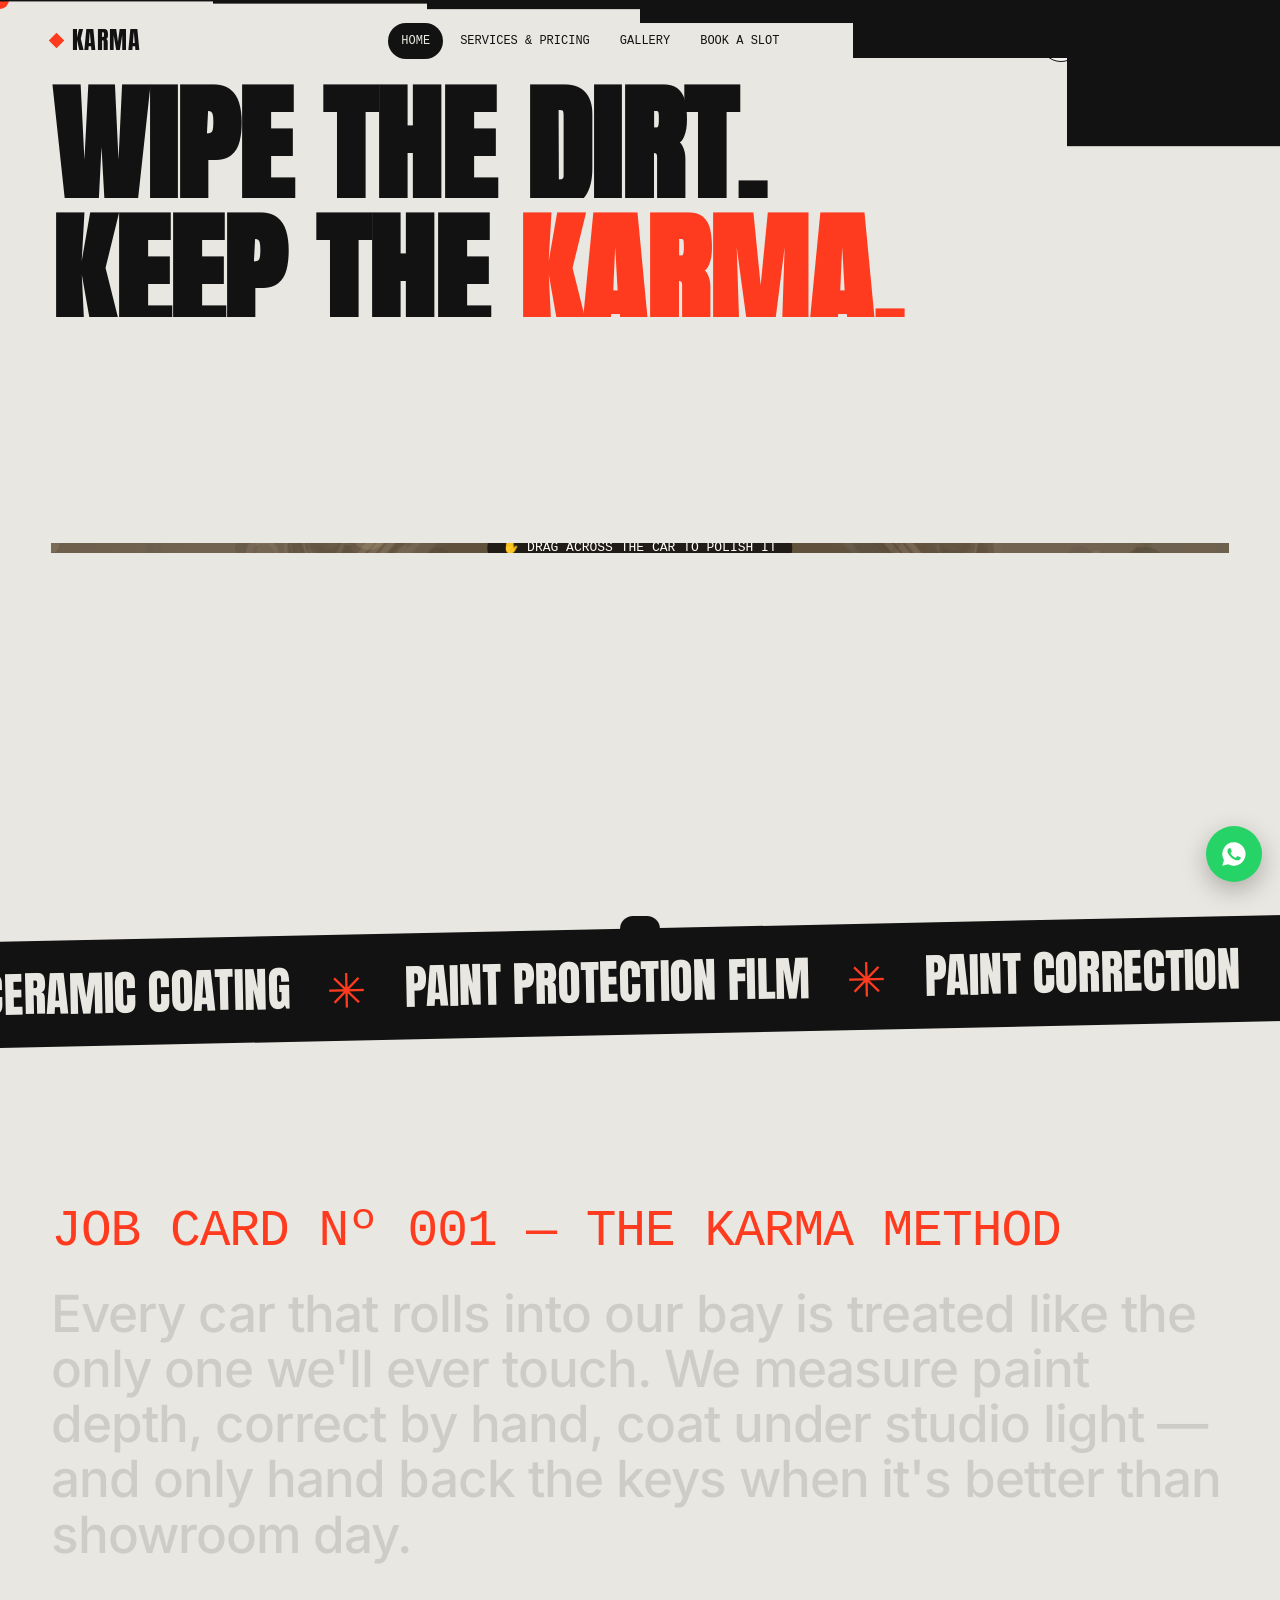
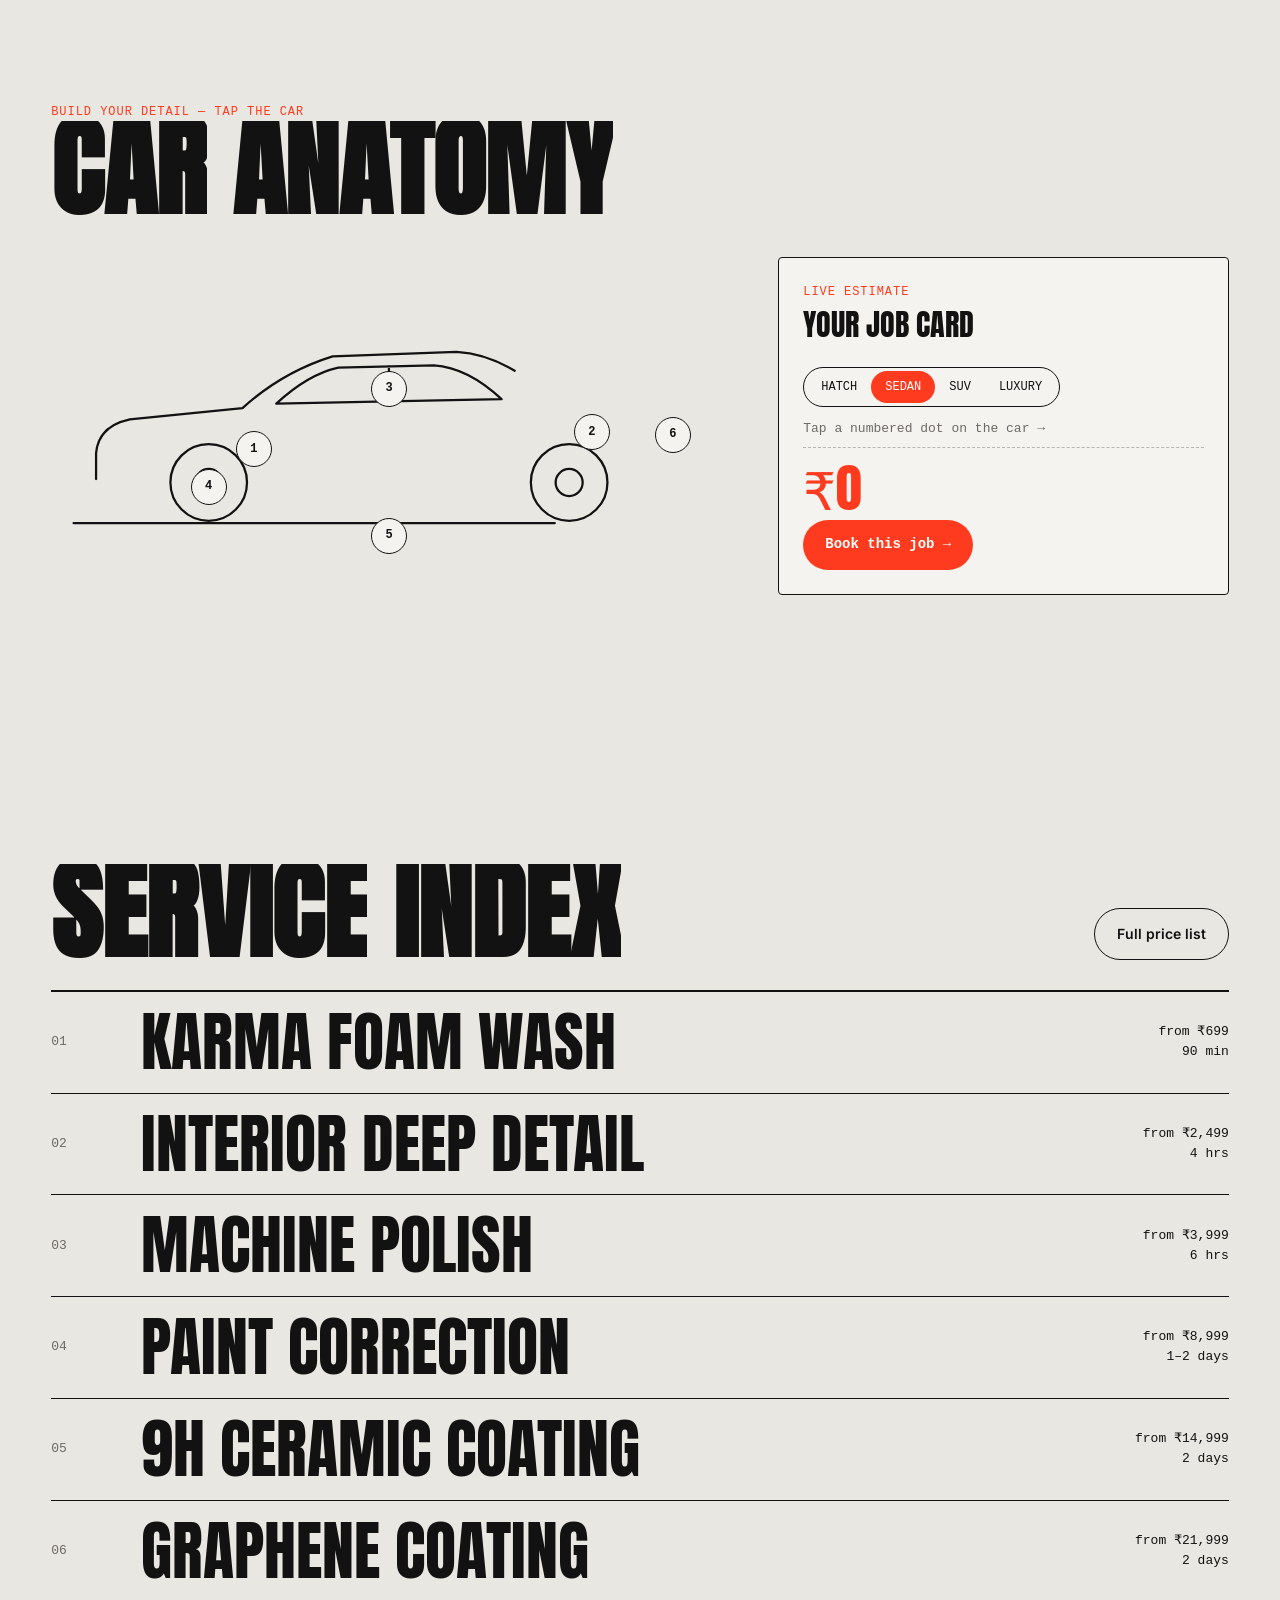
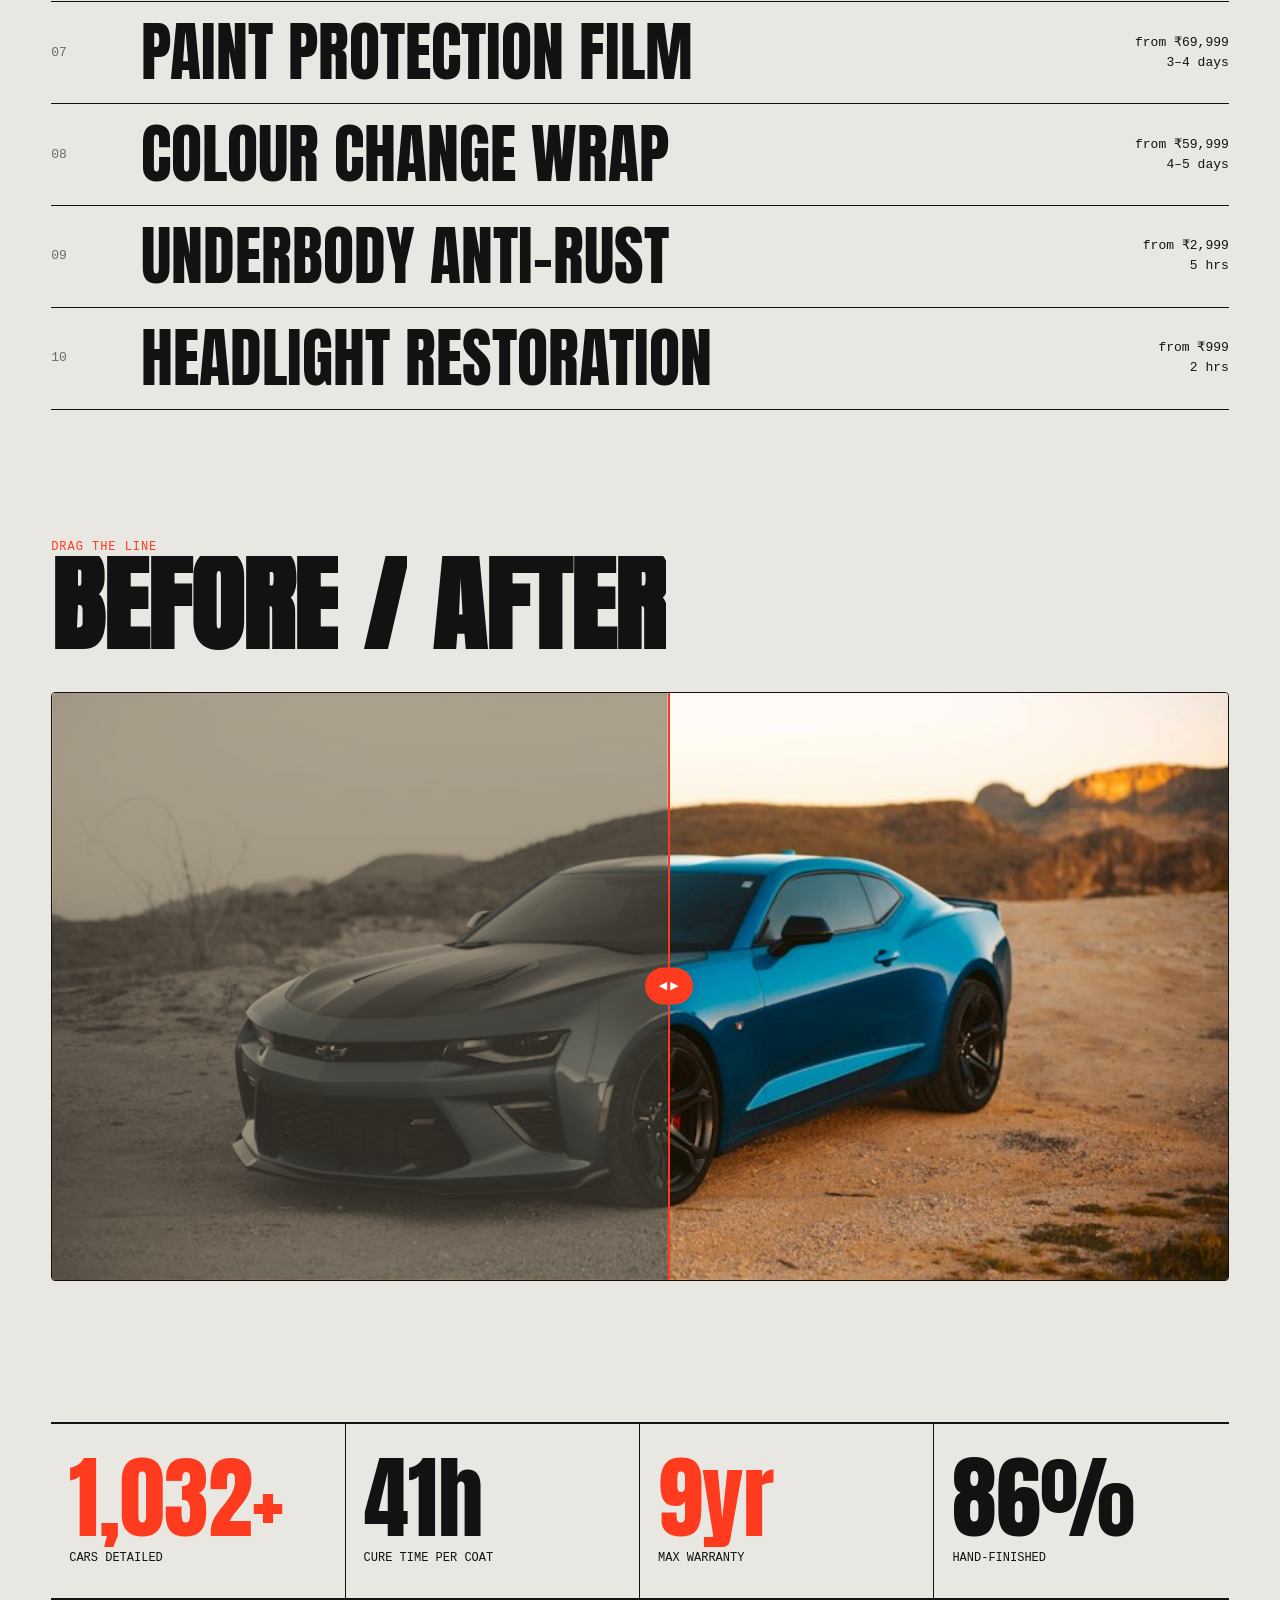
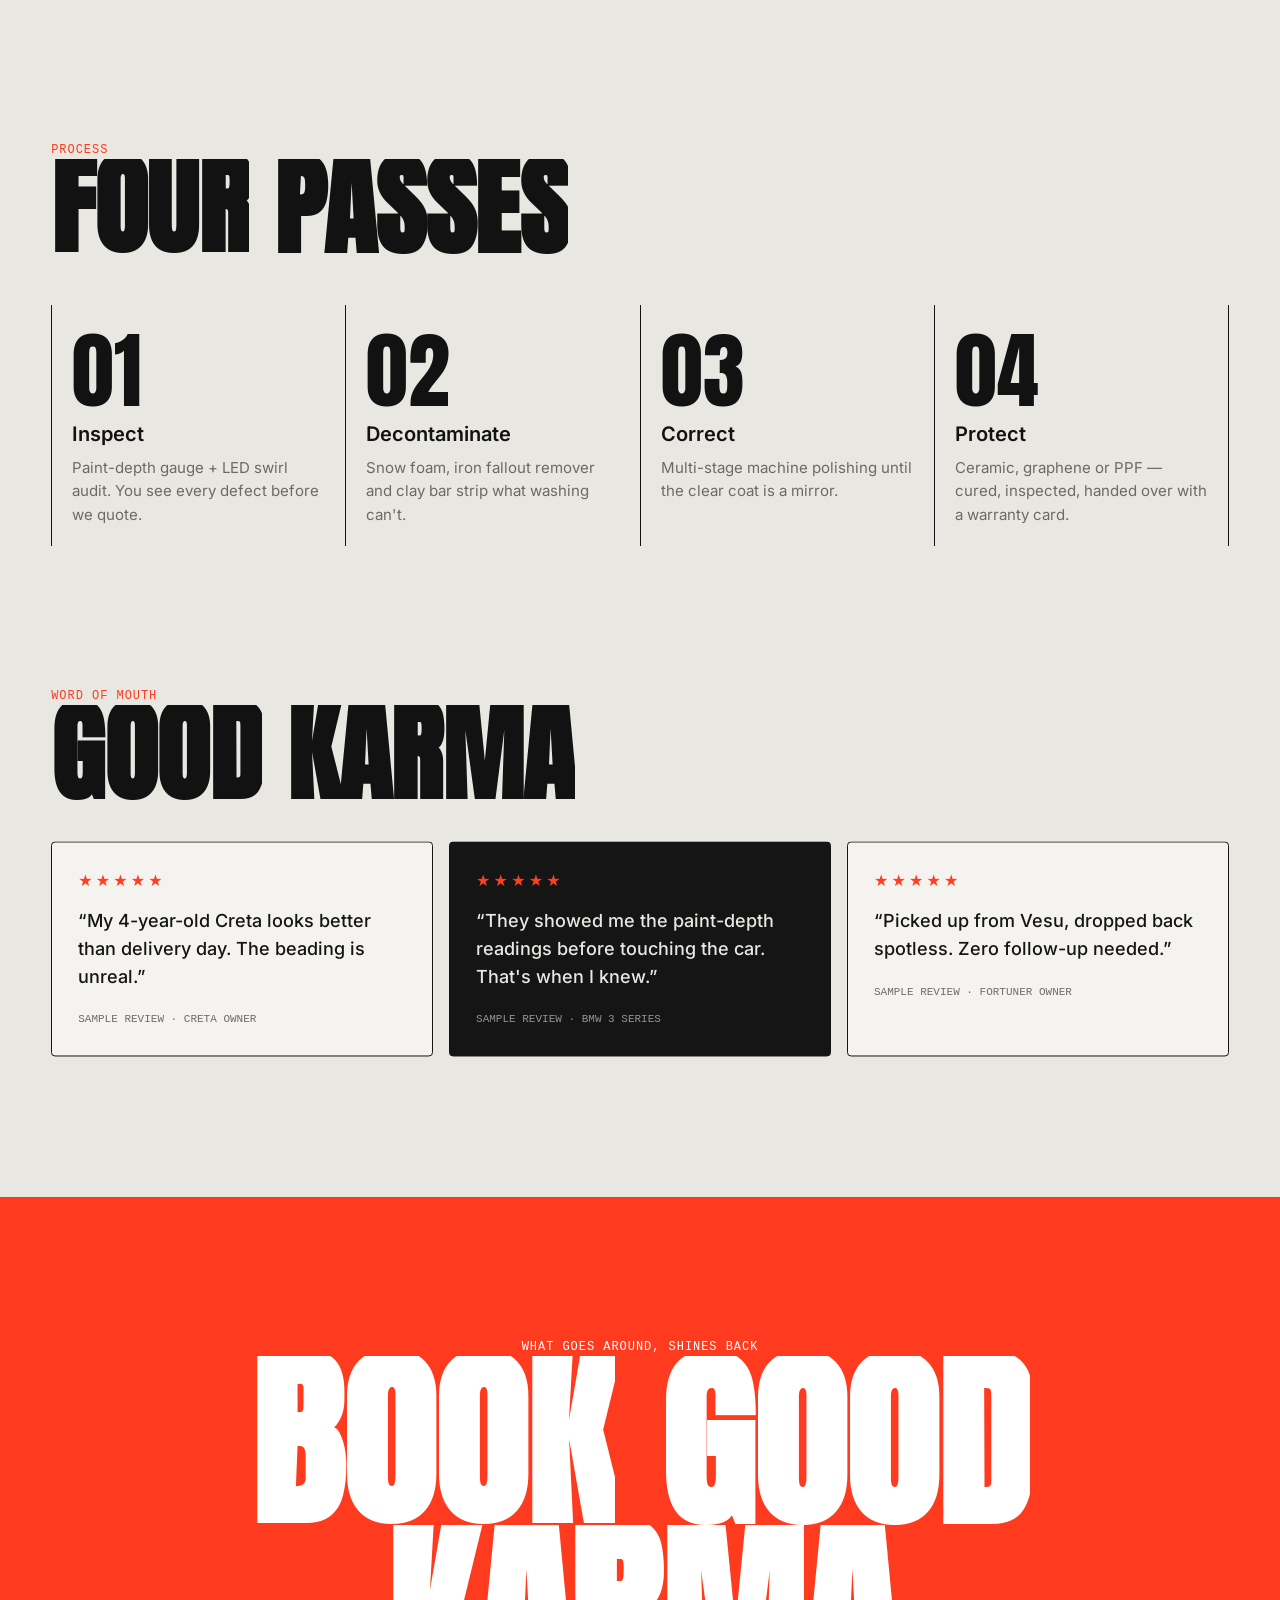
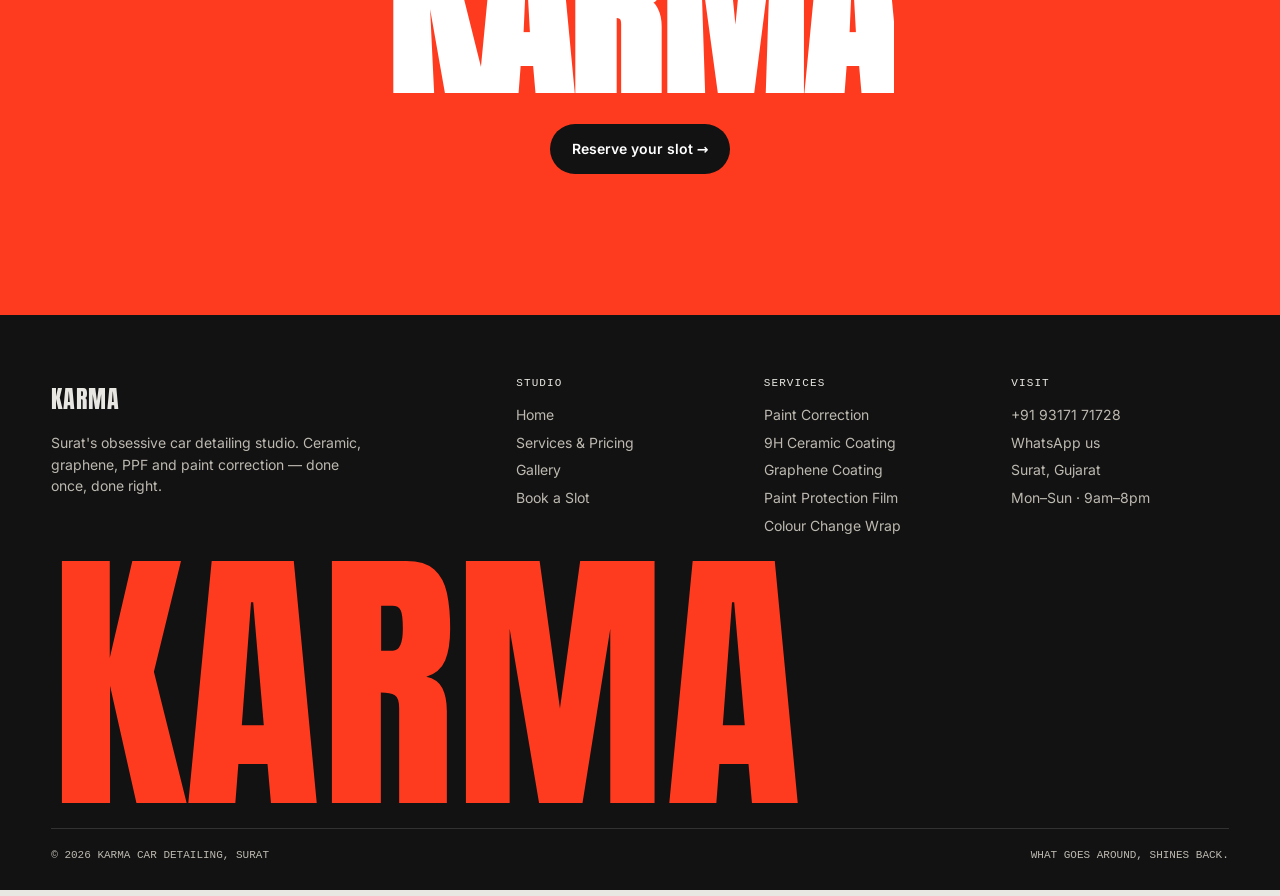
<file: index.html>
<!doctype html>
<html lang="en"><head><meta charset="utf-8"><meta name="viewport" content="width=device-width,initial-scale=1">
<title>Karma Car Detailing — Ceramic, PPF & Paint Correction in Surat</title>
<meta name="description" content="Surat's obsessive car detailing studio: ceramic & graphene coating, PPF, paint correction, interior deep clean. Book on WhatsApp.">
<link rel="preload" href="fonts/anton-400.woff2" as="font" type="font/woff2" crossorigin>
<link rel="stylesheet" href="css/style.css"></head>
<body>
<div class="loader" aria-hidden="true"><i></i><i></i><i></i><i></i><i></i><i></i><div class="count">00</div></div>
<main>
<section class="hero">
  <h1 class="display"><span class="ln"><span>Wipe the dirt.</span></span><span class="ln"><span>Keep the <em>karma.</em></span></span></h1>
  <div class="stage" id="stage">
    <img src="img/muscle.jpg" alt="Freshly detailed black Mustang">
    <canvas id="dirt"></canvas>
    <div class="hint">✋ Drag across the car to polish it</div>
    <div class="done"><b>Good karma ✳</b></div>
    <div class="hud"><div class="meter">Surface restored<i><b id="bar"></b></i></div><div class="pct"><span id="pct">0</span>%</div></div>
  </div>
  <div class="hero-bot">
    <p>Surat's obsessive detailing studio. Ceramic, graphene, PPF and paint correction — for people who notice every swirl mark.</p>
    <div class="meta"><span><b>4.8★</b> Google</span><span><b>9H</b> Ceramic</span><span><b>10-yr</b> PPF</span><span><b>Free</b> pick-up</span></div>
    <div style="display:flex;gap:10px"><a class="btn" href="book.html"><span>Book a slot →</span></a><a class="btn ghost" href="services.html"><span>Prices</span></a></div>
  </div>
</section>

<div class="marq" aria-hidden="true"><div><span>Ceramic coating</span><span>Paint protection film</span><span>Paint correction</span><span>Graphene</span><span>Interior detail</span><span>Ceramic coating</span><span>Paint protection film</span><span>Paint correction</span><span>Graphene</span><span>Interior detail</span></div></div>

<section class="sec mani">
  <p class="eyebrow" style="margin-bottom:26px">Job card Nº 001 — the Karma method</p>
  <p id="mani">Every car that rolls into our bay is treated like the only one we'll ever touch. We measure paint depth, correct by hand, coat under studio light — and only hand back the keys when it's better than showroom day.</p>
</section>

<section class="sec" style="padding-top:0">
  <p class="eyebrow">Build your detail — tap the car</p>
  <h2 class="display h2 split">Car anatomy</h2>
  <div class="anat">
    <div class="car" id="car">
      <svg viewBox="0 0 600 250" aria-hidden="true">
        <path class="zone" data-z="body" d="M40 175V152q2-24 30-30l100-10q35-32 80-46l110-4q40 2 80 38l80 12q40 6 45 28v35H500a40 40 0 0 0-80 0H180a40 40 0 0 0-80 0z"/>
        <path class="zone" data-z="glass" d="M200 108q28-26 55-32l85-2q30 2 60 30z"/>
        <circle class="zone" data-z="wheel" cx="140" cy="178" r="34"/><circle class="zone" data-z="wheel" cx="460" cy="178" r="34"/>
        <rect class="zone" data-z="under" x="180" y="196" width="240" height="10" rx="3"/>
        <ellipse class="zone" data-z="lamp" cx="552" cy="134" rx="12" ry="7"/>
        <path class="ln" id="outline" d="M40 175V152q2-24 30-30l100-10q35-32 80-46l110-4q40 2 80 38l80 12q40 6 45 28v35H500a40 40 0 0 0-80 0H180a40 40 0 0 0-80 0z M200 108q28-26 55-32l85-2q30 2 60 30z M300 75v33 M140 178m-34 0a34 34 0 1 0 68 0a34 34 0 1 0-68 0 M460 178m-34 0a34 34 0 1 0 68 0a34 34 0 1 0-68 0 M140 178m-12 0a12 12 0 1 0 24 0a12 12 0 1 0-24 0 M460 178m-12 0a12 12 0 1 0 24 0a12 12 0 1 0-24 0 M540 134a12 7 0 1 0 24 0a12 7 0 1 0-24 0 M20 214H580"/>
      </svg>
    </div>
    <div class="ticket">
      <span class="eyebrow">Live estimate</span><h4>Your job card</h4>
      <div class="sizes" id="asz"></div>
      <div id="arows"><p class="row" style="color:var(--mute)">Tap a numbered dot on the car →</p></div>
      <div class="tot" id="atot">₹0</div>
      <a class="btn" id="ago" href="book.html"><span>Book this job →</span></a>
    </div>
  </div>
</section>

<section class="hs">
  <div class="hs-head"><h2 class="display h2 split">Service index</h2><a class="btn ghost" href="services.html"><span>Full price list</span></a></div>
  <div class="hs-track" id="track"></div><img class="peek" id="peek" alt="">
</section>

<section class="sec" style="padding-top:0">
  <p class="eyebrow">Drag the line</p>
  <h2 class="display h2 split">Before / after</h2>
  <div class="ba"><img src="img/s-polish.jpg" alt="After detailing"><img class="before" src="img/s-polish.jpg" alt="Before detailing"><span class="lb" style="left:14px">Before</span><span class="lb" style="right:14px">After</span><div class="handle"></div></div>
</section>

<section class="wrap"><div class="stats">
  <div><b data-count="1200" data-suf="+">0</b><span>Cars detailed</span></div>
  <div><b data-count="48" data-suf="h">0</b><span>Cure time per coat</span></div>
  <div><b data-count="10" data-suf="yr">0</b><span>Max warranty</span></div>
  <div><b data-count="100" data-suf="%">0</b><span>Hand-finished</span></div>
</div></section>

<section class="sec">
  <p class="eyebrow">Process</p><h2 class="display h2 split">Four passes</h2>
  <div class="steps">
    <div class="step"><b>01</b><h4>Inspect</h4><p>Paint-depth gauge + LED swirl audit. You see every defect before we quote.</p></div>
    <div class="step"><b>02</b><h4>Decontaminate</h4><p>Snow foam, iron fallout remover and clay bar strip what washing can't.</p></div>
    <div class="step"><b>03</b><h4>Correct</h4><p>Multi-stage machine polishing until the clear coat is a mirror.</p></div>
    <div class="step"><b>04</b><h4>Protect</h4><p>Ceramic, graphene or PPF — cured, inspected, handed over with a warranty card.</p></div>
  </div>
</section>

<section class="sec" style="padding-top:0">
  <p class="eyebrow">Word of mouth</p><h2 class="display h2 split">Good karma</h2>
  <div class="revs">
    <div class="rev reveal"><div class="st">★★★★★</div><p>“My 4-year-old Creta looks better than delivery day. The beading is unreal.”</p><small>Sample review · Creta owner</small></div>
    <div class="rev reveal"><div class="st">★★★★★</div><p>“They showed me the paint-depth readings before touching the car. That's when I knew.”</p><small>Sample review · BMW 3 Series</small></div>
    <div class="rev reveal"><div class="st">★★★★★</div><p>“Picked up from Vesu, dropped back spotless. Zero follow-up needed.”</p><small>Sample review · Fortuner owner</small></div>
  </div>
</section>

<section class="sec cta"><p class="eyebrow">What goes around, shines back</p><h2 class="display h2 split">Book good karma</h2><a class="btn" href="book.html"><span>Reserve your slot →</span></a></section>
</main>
<script src="js/gsap.min.js"></script><script src="js/ScrollTrigger.min.js"></script><script src="js/lenis.min.js"></script><script src="js/app.js"></script>
<script>
// ---- service index with cursor-following photo peek
$("#track").innerHTML = SVC.map((s, i) => `<a class="card" href="services.html#${s.id}" data-img="img/${s.img}.jpg"><span class="n">${String(i + 1).padStart(2, "0")}</span><h3>${s.name}</h3><span class="p">from ${inr(s.p[0])}<br>${s.time}</span></a>`).join("");
const peek = $("#peek");
$("#track").addEventListener("mousemove", e => { const c = e.target.closest(".card"); if (!c) return; if (peek.getAttribute("src") !== c.dataset.img) peek.src = c.dataset.img; peek.style.opacity = 1; gsap.to(peek, { x: e.clientX + 24, y: e.clientY - 105, rotate: (e.movementX || 0) * .4, duration: .5 }); });
$("#track").addEventListener("mouseleave", () => peek.style.opacity = 0);

gsap.to(splitWords($("#mani")), { opacity: 1, stagger: .05, ease: "none", scrollTrigger: { trigger: "#mani", start: "top 80%", end: "bottom 45%", scrub: true } });
$$(".step").forEach(s => gsap.to(s, { "--p": "100%", ease: "none", scrollTrigger: { trigger: s, start: "top 85%", end: "top 55%", scrub: true } }));

// ---- car anatomy configurator
const SPOTS = [
  { id: "ceramic", z: "body", x: 30, y: 58 }, { id: "ppf", z: "body", x: 80, y: 52 }, { id: "interior", z: "glass", x: 50, y: 37 },
  { id: "foam", z: "wheel", x: 23.3, y: 71 }, { id: "rust", z: "under", x: 50, y: 88 }, { id: "headlight", z: "lamp", x: 92, y: 53 },
];
const picks = new Set(); let asz = 1;
const car = $("#car");
car.insertAdjacentHTML("beforeend", SPOTS.map((s, i) => `<button class="hot-dot" style="left:${s.x}%;top:${s.y}%" data-i="${i}" aria-label="${SVC.find(v => v.id === s.id).name}">${i + 1}</button>`).join(""));
$("#asz").innerHTML = SIZES.map((s, i) => `<button data-i="${i}">${s}</button>`).join("");
function drawAnat() {
  $$("#asz button").forEach(b => b.classList.toggle("on", +b.dataset.i === asz));
  $$(".hot-dot").forEach(b => b.classList.toggle("on", picks.has(SPOTS[b.dataset.i].id)));
  const zs = new Set(SPOTS.filter(s => picks.has(s.id)).map(s => s.z));
  $$("#car .zone").forEach(z => z.classList.toggle("on", zs.has(z.dataset.z)));
  const L = SVC.filter(s => picks.has(s.id)), t = L.reduce((a, s) => a + s.p[asz], 0);
  $("#arows").innerHTML = L.length ? L.map(s => `<div class="row"><span>${s.name}</span><span>${inr(s.p[asz])}</span></div>`).join("") : `<p class="row" style="color:var(--mute)">Tap a numbered dot on the car →</p>`;
  const o = { v: +$("#atot").dataset.v || 0 }; $("#atot").dataset.v = t;
  gsap.to(o, { v: t, duration: .6, onUpdate: () => $("#atot").textContent = inr(Math.round(o.v)) });
  $("#ago").href = `book.html?z=${asz}${L.length ? "&s=" + L.map(s => s.id).join(",") : ""}`;
}
car.onclick = e => { const b = e.target.closest(".hot-dot"); if (!b) return; const id = SPOTS[b.dataset.i].id; picks.has(id) ? picks.delete(id) : picks.add(id); drawAnat(); };
$("#asz").onclick = e => { if (e.target.dataset.i) { asz = +e.target.dataset.i; drawAnat(); } };
drawAnat();
const ol = $("#outline"), len = ol.getTotalLength();
gsap.fromTo(ol, { strokeDasharray: len, strokeDashoffset: len }, { strokeDashoffset: 0, ease: "none", scrollTrigger: { trigger: car, start: "top 85%", end: "center 50%", scrub: 1 } });
gsap.from(".hot-dot", { scale: 0, stagger: .08, ease: "back.out(2)", scrollTrigger: { trigger: car, start: "center 60%" } });

// ---- HERO: polish the dirty car (canvas scratch-off, deterministic grime)
const st = $("#stage"), cv = $("#dirt"), ctx = cv.getContext("2d");
let W, H, done = false, strokes = 0;
function grime() {
  const r = st.getBoundingClientRect(); W = cv.width = r.width; H = cv.height = r.height;
  ctx.globalCompositeOperation = "source-over";
  ctx.fillStyle = "#6b5a44"; ctx.globalAlpha = .9; ctx.fillRect(0, 0, W, H);
  for (let i = 0; i < 260; i++) { // dust blotches + water spots, seeded by index
    const x = (Math.sin(i * 12.9898) * 43758.5453 % 1 + 1) % 1 * W, y = (Math.sin(i * 78.233) * 12345.678 % 1 + 1) % 1 * H, s = 4 + i % 23;
    ctx.globalAlpha = .12 + (i % 5) * .05; ctx.fillStyle = i % 3 ? "#4a3d2e" : "#a8957a";
    ctx.beginPath(); ctx.arc(x, y, s, 0, 7); ctx.fill();
  }
  ctx.globalAlpha = 1;
}
grime(); addEventListener("resize", () => { if (!done) grime(); });
let last = null;
function scrub(x, y) {
  ctx.globalCompositeOperation = "destination-out";
  const steps = last ? Math.max(1, Math.ceil(Math.hypot(x - last[0], y - last[1]) / 14)) : 1;
  for (let i = 1; i <= steps; i++) {
    const px = last ? last[0] + (x - last[0]) * i / steps : x, py = last ? last[1] + (y - last[1]) * i / steps : y;
    const g = ctx.createRadialGradient(px, py, 0, px, py, 70); g.addColorStop(0, "#000"); g.addColorStop(.55, "#000a"); g.addColorStop(1, "#0000");
    ctx.fillStyle = g; ctx.beginPath(); ctx.arc(px, py, 70, 0, 7); ctx.fill();
  }
  last = [x, y];
  if (++strokes % 6 === 0) measure();
}
function measure() {
  const d = ctx.getImageData(0, 0, W, H).data; let clear = 0, n = 0;
  for (let i = 3; i < d.length; i += 4 * 97) { n++; if (d[i] < 60) clear++; }
  const p = Math.round(clear / n * 100); $("#pct").textContent = p; $("#bar").style.width = p + "%";
  if (p >= 55 && !done) finish();
}
function finish() {
  done = true; $("#pct").textContent = 100; $("#bar").style.width = "100%";
  gsap.timeline().to(cv, { opacity: 0, duration: .8 })
    .fromTo(".stage img", { filter: "brightness(1.6) saturate(1.3)" }, { filter: "brightness(1) saturate(1)", duration: 1.2 }, "<")
    .to(".stage .done", { opacity: 1, duration: .4 }, "<.2").from(".stage .done b", { scale: 1.4, duration: .9, ease: "expo.out" }, "<")
    .to(".stage .done", { opacity: 0, duration: .6 }, "+=1.4");
}
const pos = e => { const r = cv.getBoundingClientRect(); return [e.clientX - r.left, e.clientY - r.top]; };
st.addEventListener("pointermove", e => { if (done) return; $(".stage .hint").style.display = "none"; if (e.pointerType === "mouse" || e.buttons) scrub(...pos(e)); });
st.addEventListener("pointerleave", () => last = null);
st.addEventListener("pointerdown", e => { last = null; if (!done) scrub(...pos(e)); });
st.addEventListener("pointerup", () => last = null);
st.addEventListener("mouseenter", () => $(".cursor").classList.add("pad")); st.addEventListener("mouseleave", () => $(".cursor").classList.remove("pad"));
function demoWipe() { // shows the trick: one automatic polishing pass across the bonnet
  const p = { t: 0 }; last = null;
  gsap.to(p, { t: 1, duration: 1.6, ease: "power2.inOut", onUpdate: () => scrub(W * (.12 + .5 * p.t), H * (.55 + .18 * Math.sin(p.t * 9))), onComplete: () => { last = null; measure(); } });
}

// ---- intro: shutter loader → headline → demo wipe
const intro = gsap.timeline({ paused: true });
intro.to(".loader i", { yPercent: -100, duration: .9, stagger: .06, ease: "expo.inOut" })
  .to(".loader .count", { yPercent: -120, opacity: 0, duration: .5 }, 0)
  .set(".loader", { display: "none" })
  .from(".hero h1 .ln>span", { yPercent: 110, duration: 1.1, stagger: .12, ease: "expo.out" }, .4)
  .from(".stage", { clipPath: "inset(50% 0 50% 0)", duration: 1.2, ease: "expo.inOut" }, .5)
  .from(".stage img", { scale: 1.3, duration: 1.8, ease: "expo.out" }, .6)
  .from(".hero-bot>*", { y: 30, opacity: 0, stagger: .08, duration: .8, ease: "expo.out" }, 1)
  .add(demoWipe, 1.5);
let seen; try { seen = sessionStorage.k } catch {}
if (reduce || seen) { gsap.set(".loader", { display: "none" }); intro.progress(1); }
else { const c = { v: 0 }; gsap.to(c, { v: 100, duration: 1.3, ease: "power2.inOut", onUpdate: () => $(".count").textContent = String(Math.round(c.v)).padStart(2, "0"), onComplete: () => { try { sessionStorage.k = 1 } catch {} intro.play(); } }); }
</script>
</body></html>
</file>
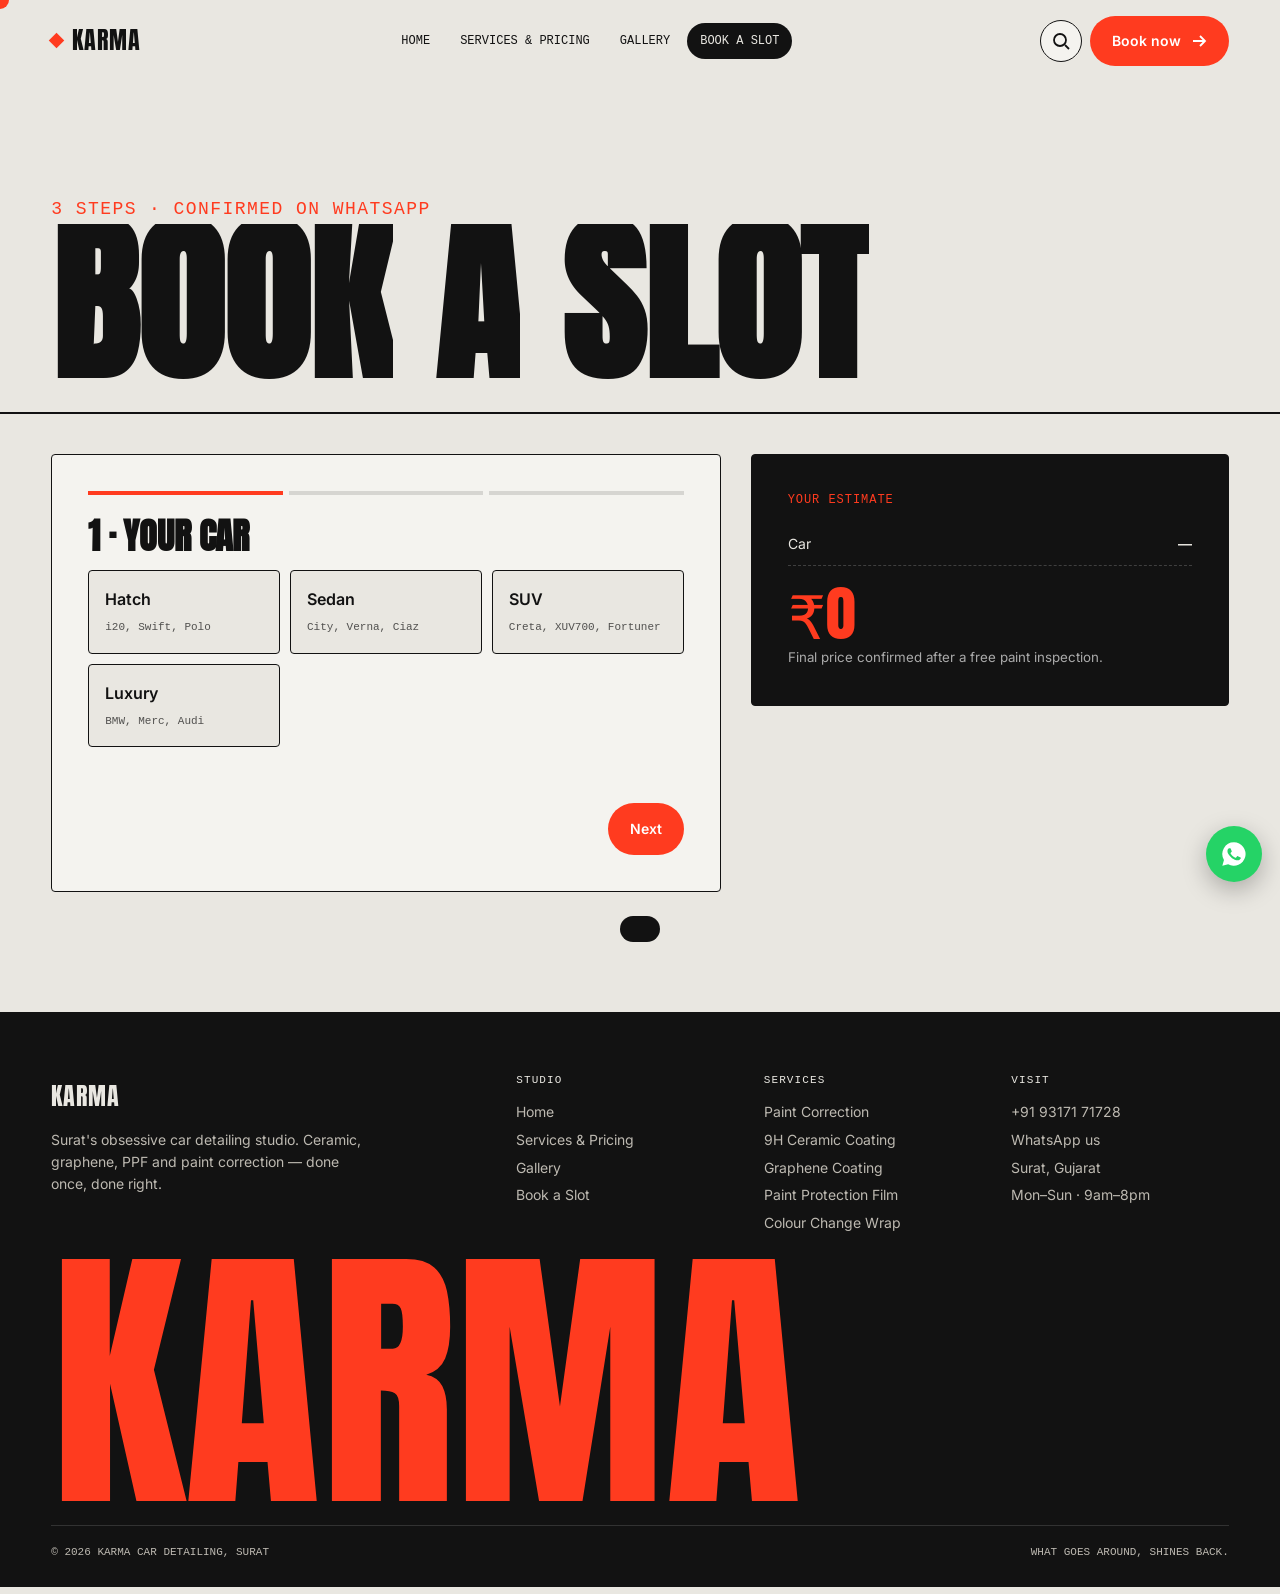
<file: book.html>
<!doctype html>
<html lang="en"><head><meta charset="utf-8"><meta name="viewport" content="width=device-width,initial-scale=1">
<title>Book a Slot — Karma Car Detailing, Surat</title>
<link rel="stylesheet" href="css/style.css"></head>
<body><main>
<section class="phero" style="padding-bottom:30px"><p class="eyebrow">3 steps · confirmed on WhatsApp</p><h1 class="display split">Book a slot</h1></section>
<section class="wrap" style="padding-bottom:120px"><div class="book">
  <form class="panel" id="bk" novalidate>
    <div class="prog"><i class="on"></i><i></i><i></i></div>
    <div class="stepx on"><h3 class="display" style="font-size:36px">1 · Your car</h3><div class="opts" id="sz"></div></div>
    <div class="stepx"><h3 class="display" style="font-size:36px">2 · Services</h3><p style="color:var(--mute)">Pick one or more.</p><div class="opts" id="sv"></div></div>
    <div class="stepx"><h3 class="display" style="font-size:36px">3 · When & who</h3>
      <div class="grid2">
        <label>Name<input class="field" name="name" required autocomplete="name"></label>
        <label>Phone<input class="field" name="phone" required inputmode="tel" pattern="[6-9][0-9]{9}" placeholder="10-digit mobile" autocomplete="tel"></label>
        <label>Car model<input class="field" name="model" required placeholder="e.g. Hyundai Creta"></label>
        <label>Preferred date<input class="field" name="date" type="date" required></label>
        <label>Time<select class="field" name="time"><option>9–11 am</option><option>11–1 pm</option><option>2–4 pm</option><option>4–6 pm</option></select></label>
        <label>Pick-up & drop?<select class="field" name="pick"><option>No, I'll drive in</option><option>Yes, pick up my car</option></select></label>
        <label class="full">Notes<textarea class="field" name="notes" rows="3" placeholder="Scratches, area for pick-up, anything we should know"></textarea></label>
      </div></div>
    <p class="err" id="err" role="alert"></p>
    <div class="nav-b"><button type="button" class="btn ghost" id="back"><span>Back</span></button><button type="button" class="btn" id="next"><span>Next</span></button></div>
  </form>
  <aside class="panel sum"><p class="eyebrow">Your estimate</p><div id="rows" style="margin-top:14px"></div><div class="tot" id="tot">₹0</div><small style="color:var(--mute)">Final price confirmed after a free paint inspection.</small></aside>
</div></section>
</main>
<script src="js/gsap.min.js"></script><script src="js/ScrollTrigger.min.js"></script><script src="js/lenis.min.js"></script><script src="js/app.js"></script>
<script>
const qs = new URLSearchParams(location.search), PKG = { Refresh: ["foam", "interior", "headlight"], Showroom: ["polish", "ceramic", "interior"], Armour: ["correct", "ppf", "rust"] };
let step = 0, size = qs.has("z") ? +qs.get("z") : null;
const picked = new Set(qs.get("s") ? qs.get("s").split(",") : PKG[qs.get("p")] || []);
const f = $("#bk"), d = f.date;
d.min = new Date(Date.now() + 864e5).toISOString().slice(0, 10); // booking page, not composition: real dates are fine here
$("#sz").innerHTML = SIZES.map((s, i) => `<button type="button" class="opt" data-i="${i}"><b>${s}</b><small>${["i20, Swift, Polo", "City, Verna, Ciaz", "Creta, XUV700, Fortuner", "BMW, Merc, Audi"][i]}</small></button>`).join("");
const drawSv = () => $("#sv").innerHTML = SVC.map(s => `<button type="button" class="opt ${picked.has(s.id) ? "on" : ""}" data-id="${s.id}"><b>${s.name}</b><small>${size == null ? "" : inr(s.p[size]) + " · "}${s.time}</small></button>`).join("");
function sum() {
  $$("#sz .opt").forEach(b => b.classList.toggle("on", +b.dataset.i === size));
  const L = SVC.filter(s => picked.has(s.id)), disc = L.length >= 3 ? .15 : 0;
  let t = size == null ? 0 : L.reduce((a, s) => a + s.p[size], 0);
  $("#rows").innerHTML = `<div class="row"><span>Car</span><b>${size == null ? "—" : SIZES[size]}</b></div>` + L.map(s => `<div class="row"><span>${s.name}</span><span>${size == null ? "—" : inr(s.p[size])}</span></div>`).join("") + (disc && size != null ? `<div class="row gold"><span>Bundle saving 15%</span><span>−${inr(Math.round(t * disc))}</span></div>` : "");
  t = Math.round(t * (1 - disc)); const o = { v: +($("#tot").dataset.v || 0) }; gsap.to(o, { v: t, duration: .6, onUpdate: () => $("#tot").textContent = inr(Math.round(o.v)) });
  $("#tot").dataset.v = t; return { L, t };
}
$("#sz").onclick = e => { const b = e.target.closest(".opt"); if (b) { size = +b.dataset.i; drawSv(); sum(); } };
$("#sv").onclick = e => { const b = e.target.closest(".opt"); if (!b) return; const id = b.dataset.id; picked.has(id) ? picked.delete(id) : picked.add(id); b.classList.toggle("on"); sum(); };
function go(n) {
  const err = $("#err"); err.textContent = "";
  if (n > step) {
    if (step === 0 && size == null) return err.textContent = "Choose your car size.";
    if (step === 1 && !picked.size) return err.textContent = "Pick at least one service.";
    if (step === 2) {
      const bad = [...f.querySelectorAll("[required]")].find(i => !i.checkValidity());
      if (bad) { bad.focus(); return err.textContent = bad.name === "phone" ? "Enter a valid 10-digit Indian mobile." : "Please fill " + bad.name + "."; }
      const { L, t } = sum(), v = Object.fromEntries(new FormData(f));
      const msg = `Hi Karma! I'd like to book:\n• Car: ${v.model} (${SIZES[size]})\n• Services: ${L.map(s => s.name).join(", ")}\n• Estimate: ${inr(t)}\n• Date: ${v.date}, ${v.time}\n• Pick-up: ${v.pick}\n• Name: ${v.name}, ${v.phone}${v.notes ? "\n• Notes: " + v.notes : ""}`;
      toast("Opening WhatsApp to confirm…");
      return setTimeout(() => location.href = `https://wa.me/${PHONE}?text=${encodeURIComponent(msg)}`, 700);
    }
  }
  step = Math.max(0, Math.min(2, n));
  $$(".stepx").forEach((s, i) => s.classList.toggle("on", i === step));
  $$(".prog i").forEach((p, i) => p.classList.toggle("on", i <= step));
  $("#back").style.visibility = step ? "visible" : "hidden";
  $("#next span").textContent = step === 2 ? "Confirm on WhatsApp" : "Next";
}
$("#next").onclick = () => go(step + 1); $("#back").onclick = () => go(step - 1);
drawSv(); sum(); go(size != null ? 1 : 0);
</script>
</body></html>
</file>
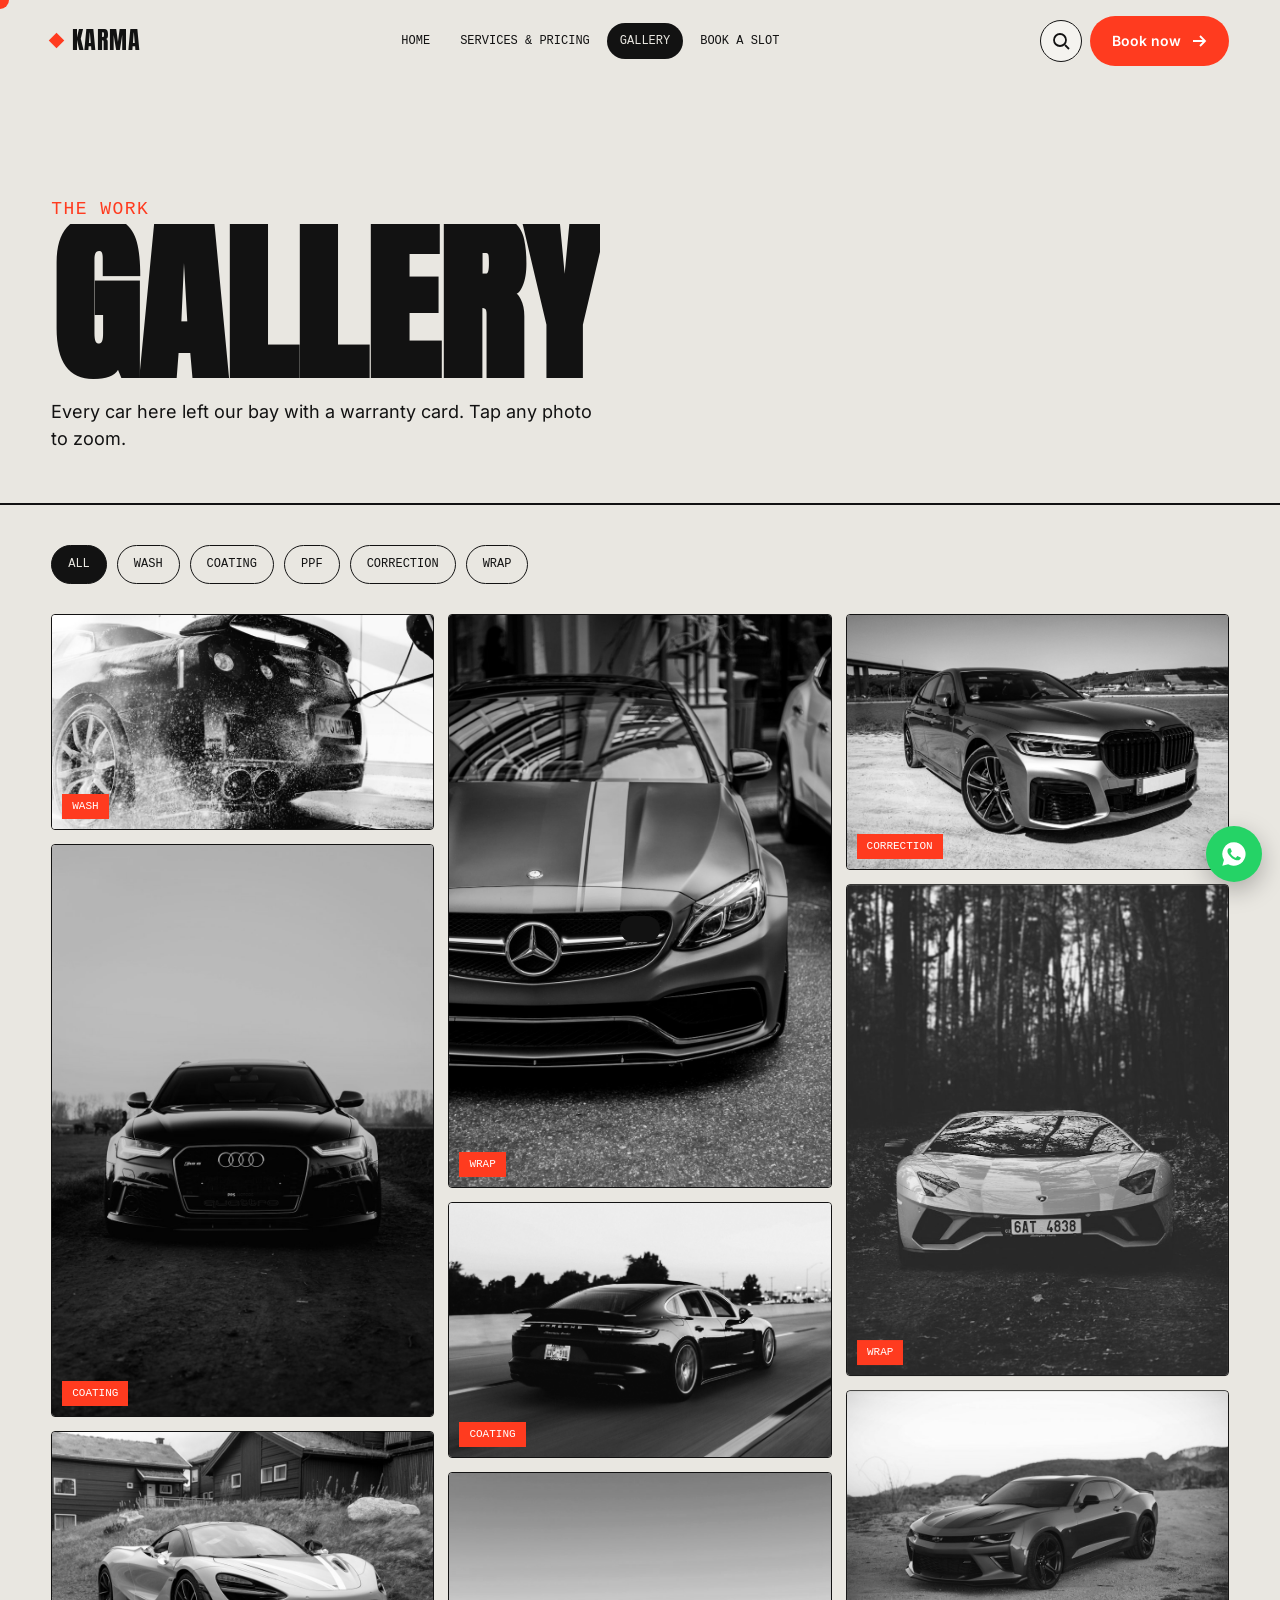
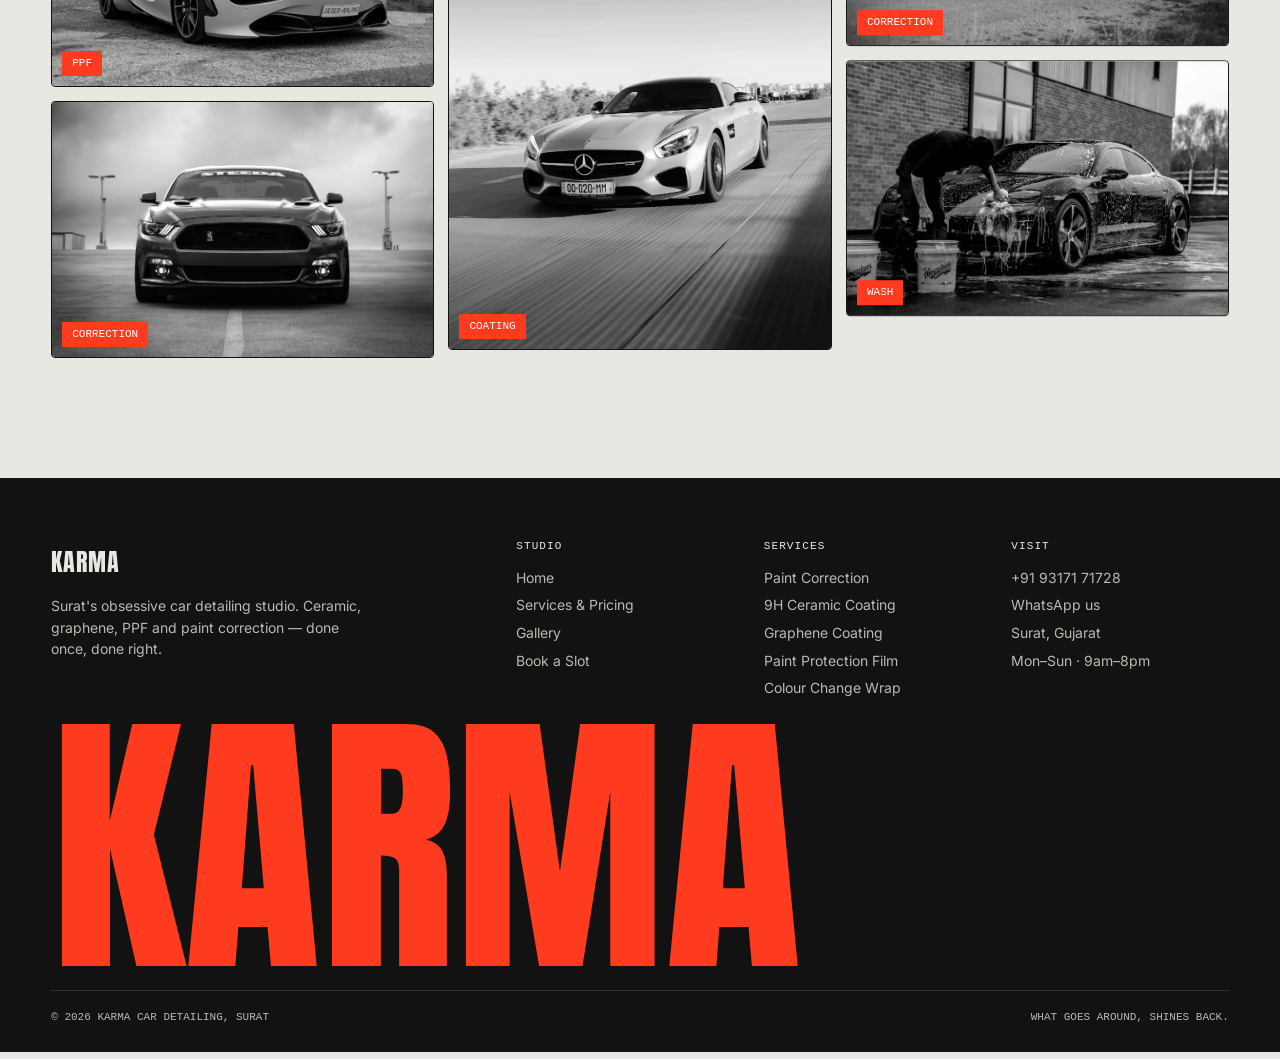
<file: gallery.html>
<!doctype html>
<html lang="en"><head><meta charset="utf-8"><meta name="viewport" content="width=device-width,initial-scale=1">
<title>Gallery — Karma Car Detailing, Surat</title>
<link rel="stylesheet" href="css/style.css"></head>
<body><main>
<section class="phero"><p class="eyebrow">The work</p><h1 class="display split">Gallery</h1><p class="reveal">Every car here left our bay with a warranty card. Tap any photo to zoom.</p></section>
<section class="wrap" style="padding-bottom:120px">
  <div class="tools" id="cats"></div>
  <div class="gal" id="gal"></div>
</section>
<div class="lb"><button class="icon-btn x" aria-label="Close">✕</button><img alt=""></div>
</main>
<script src="js/gsap.min.js"></script><script src="js/ScrollTrigger.min.js"></script><script src="js/lenis.min.js"></script><script src="js/app.js"></script>
<script>
const G = [["hero","Wash"],["s-ceramic","Coating"],["s-ppf","PPF"],["muscle","Correction"],["s-wrap","Wrap"],["porsche","Coating"],["s-teflon","Coating"],["bmw","Correction"],["s-rust","Wrap"],["s-polish","Correction"],["wash","Wash"]];
let cat = "All";
$("#cats").innerHTML = ["All", ...new Set(G.map(g => g[1]))].map(c => `<button class="chip" data-c="${c}">${c}</button>`).join("");
function render() {
  $$("#cats .chip").forEach(b => b.classList.toggle("on", b.dataset.c === cat));
  $("#gal").innerHTML = G.filter(g => cat === "All" || g[1] === cat).map(g => `<figure><img src="img/${g[0]}.jpg" alt="${g[1]} work" loading="lazy"><figcaption>${g[1]}</figcaption></figure>`).join("");
  gsap.from("#gal figure", { opacity: 0, y: 60, scale: .96, stagger: .06, duration: .9, ease: "expo.out" });
}
$("#cats").onclick = e => { if (e.target.dataset.c) { cat = e.target.dataset.c; render(); } };
const lb = $(".lb");
$("#gal").onclick = e => { const i = e.target.closest("figure img"); if (!i) return; $("img", lb).src = i.src; lb.classList.add("open"); gsap.from(".lb img", { scale: .8, opacity: 0, duration: .5, ease: "expo.out" }); };
lb.onclick = e => { if (e.target.tagName !== "IMG") lb.classList.remove("open"); };
render();
</script>
</body></html>
</file>
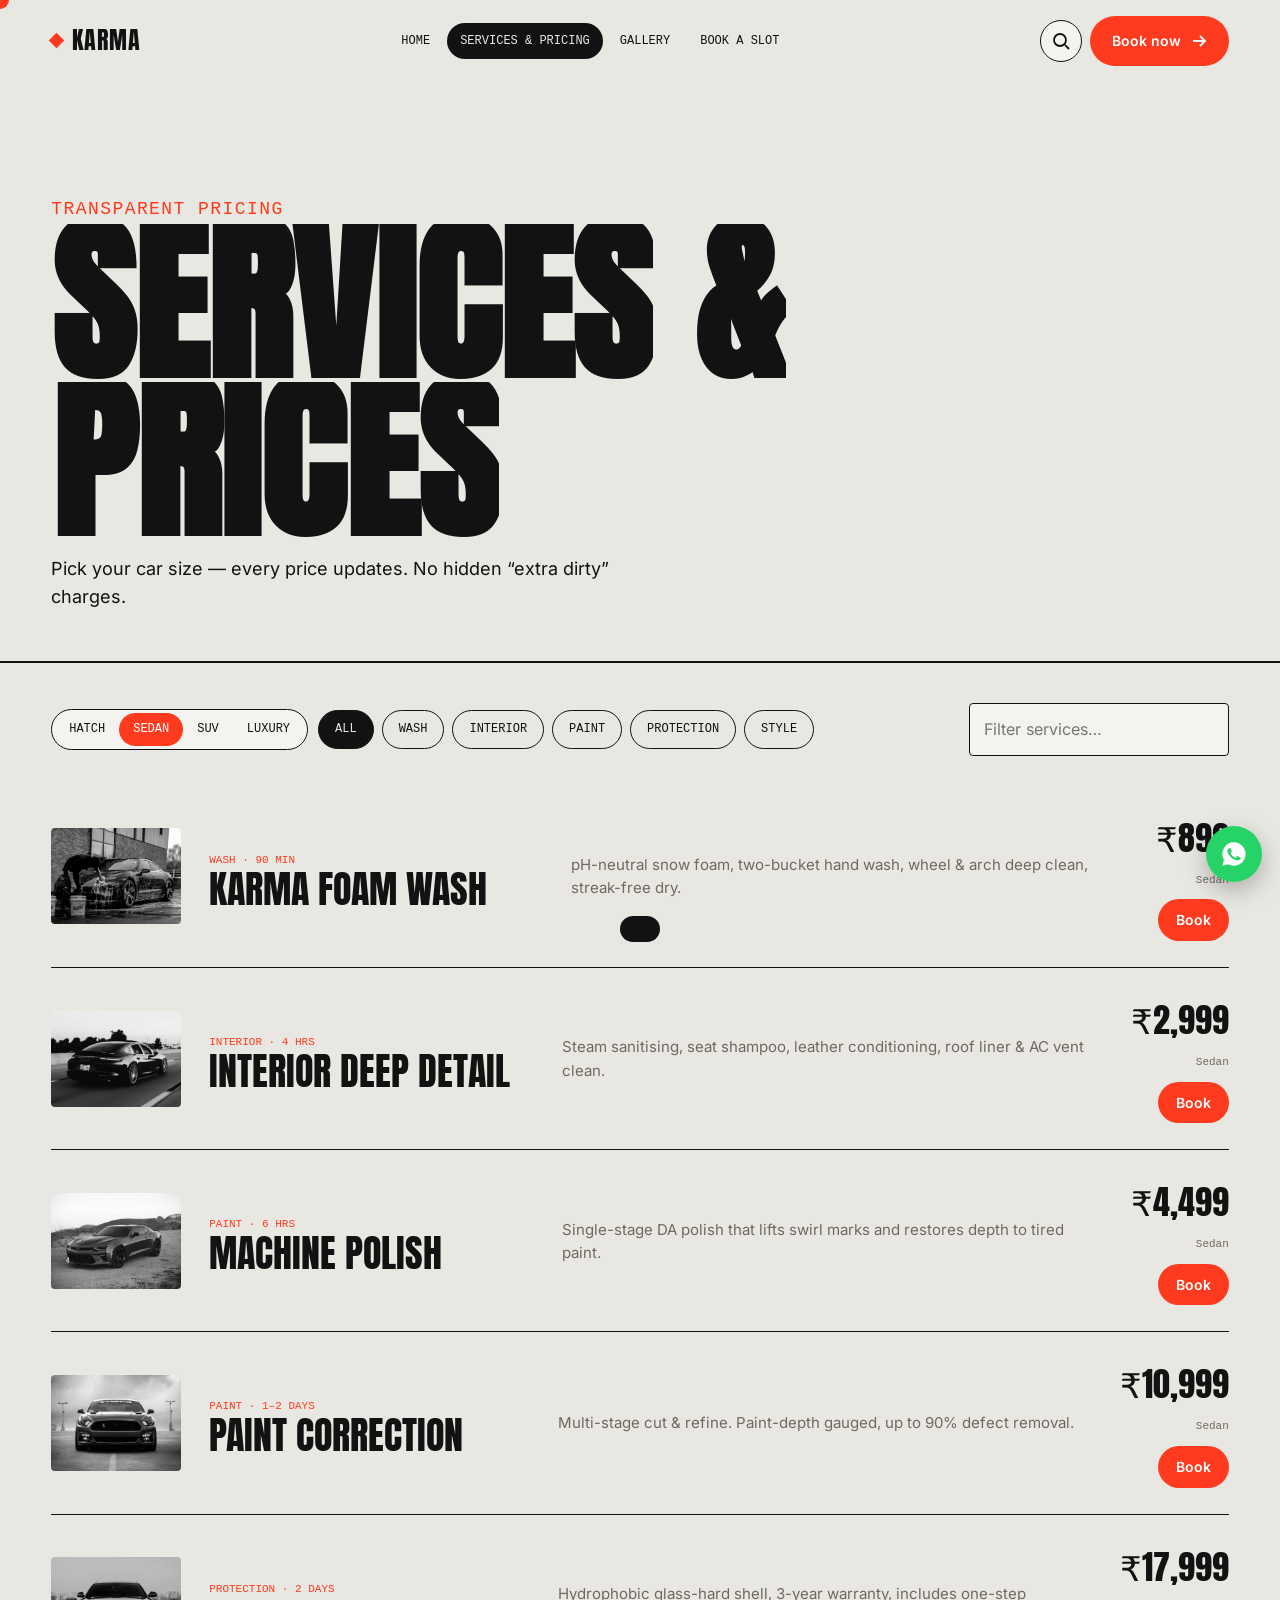
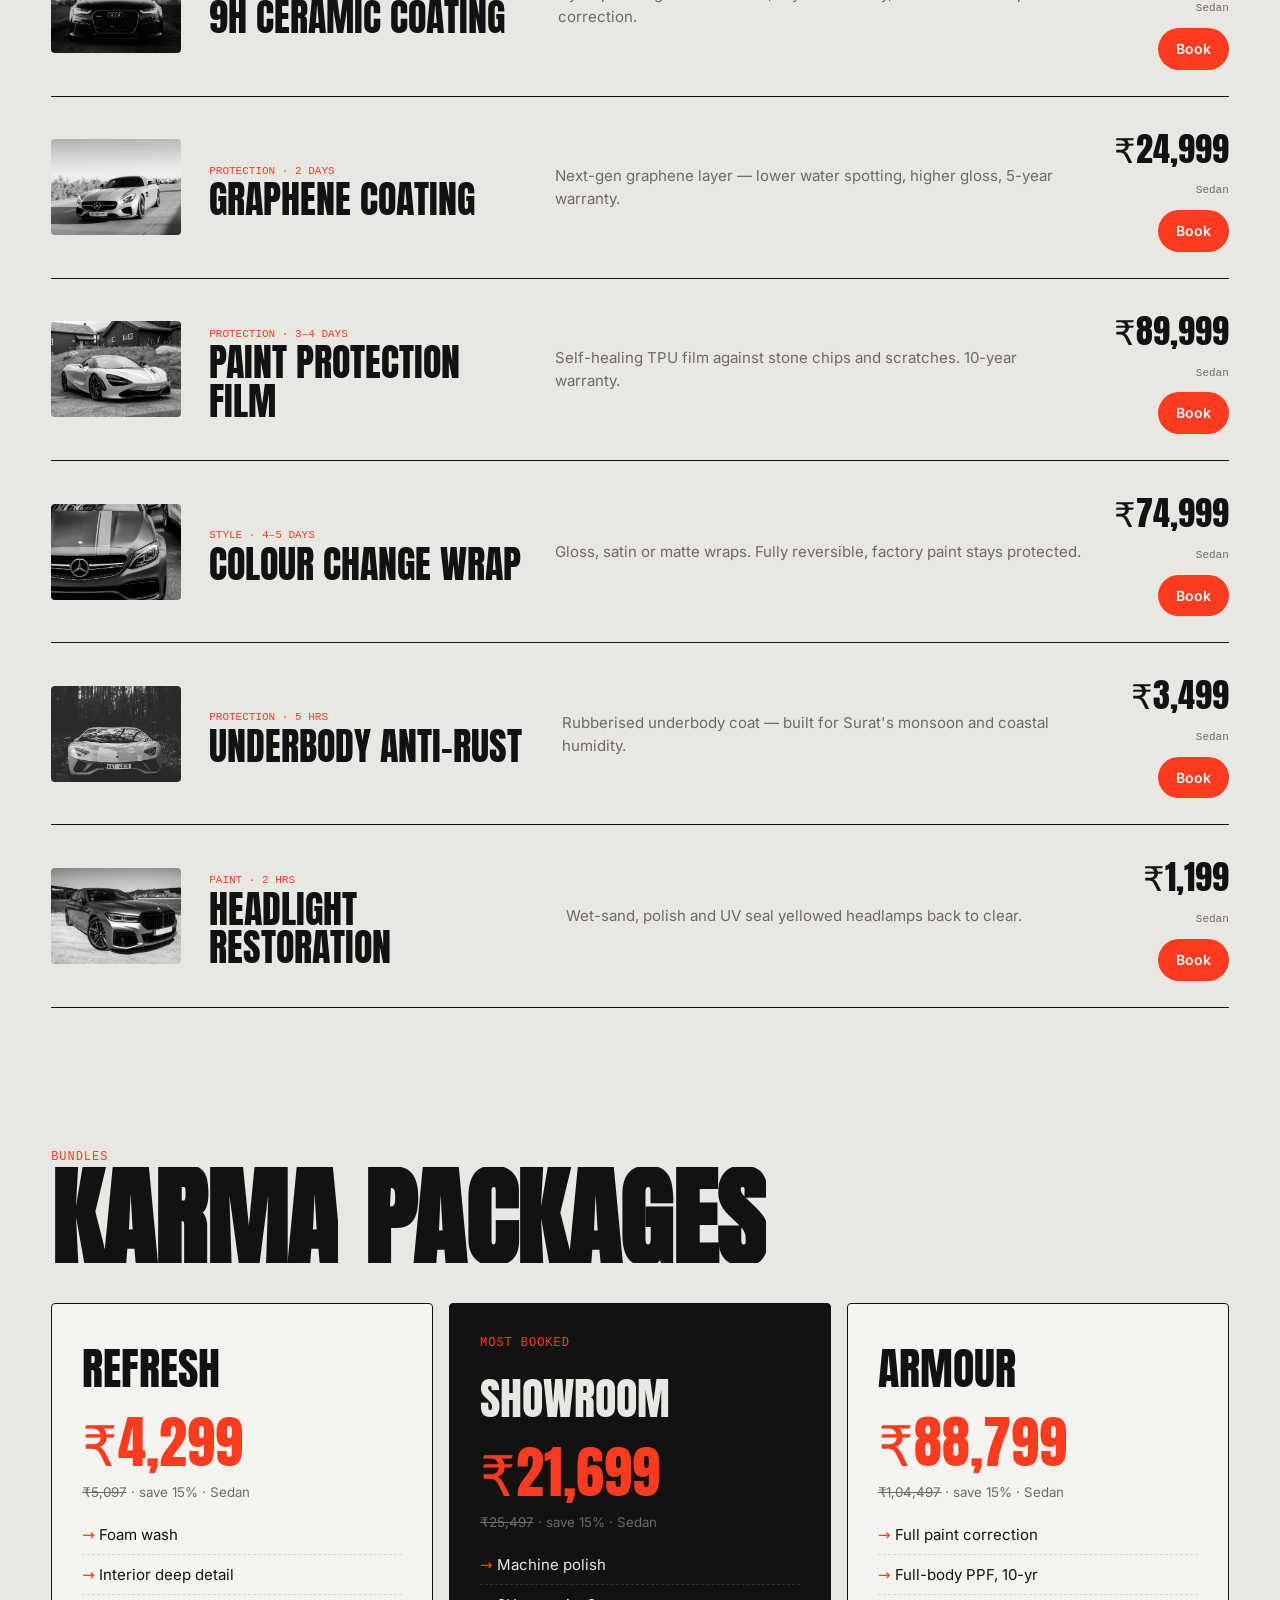
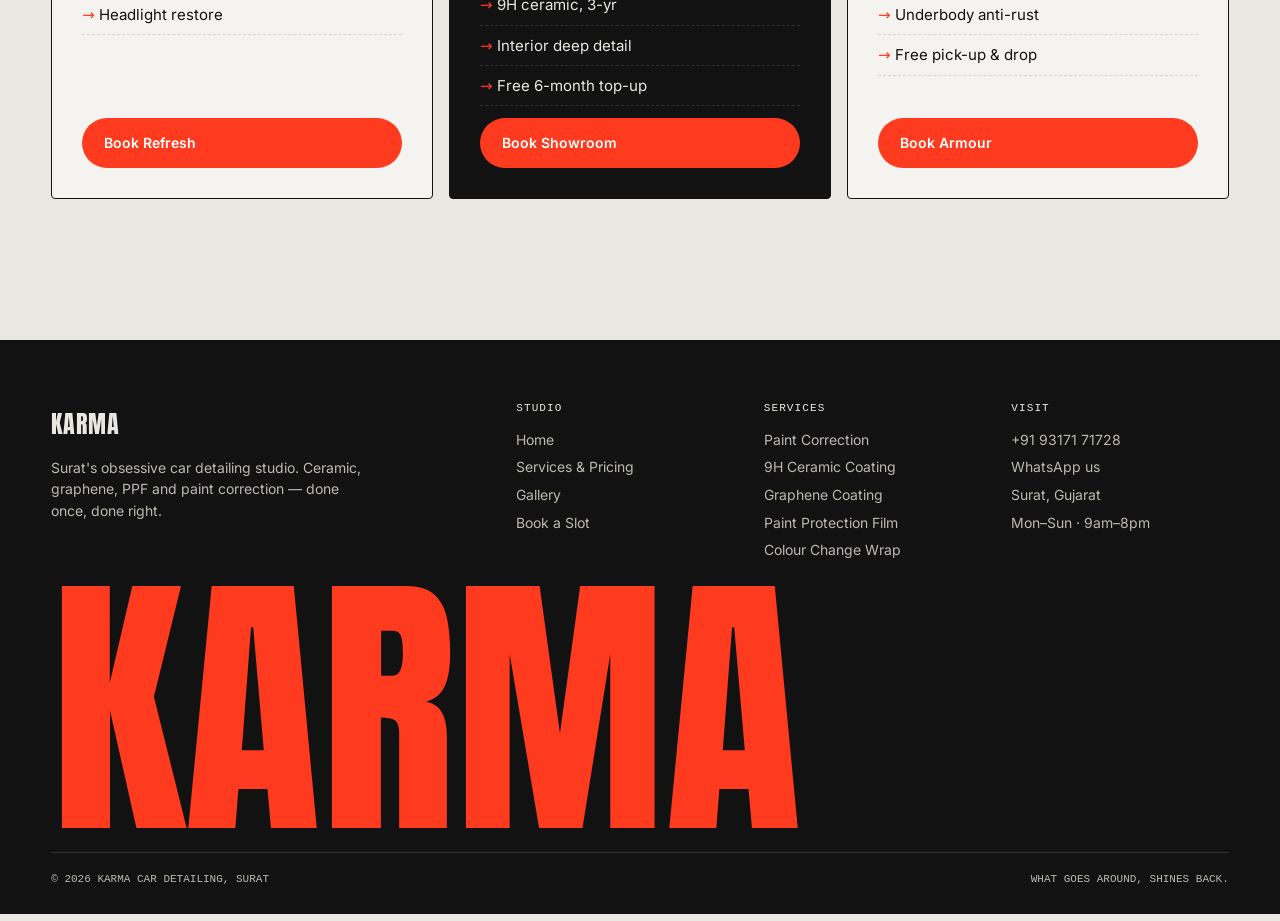
<file: services.html>
<!doctype html>
<html lang="en"><head><meta charset="utf-8"><meta name="viewport" content="width=device-width,initial-scale=1">
<title>Services & Pricing — Karma Car Detailing, Surat</title>
<link rel="stylesheet" href="css/style.css"></head>
<body><main>
<section class="phero"><p class="eyebrow">Transparent pricing</p><h1 class="display split">Services & prices</h1><p class="reveal">Pick your car size — every price updates. No hidden “extra dirty” charges.</p></section>
<section class="wrap">
  <div class="tools">
    <div class="sizes" id="sizes"></div>
    <div id="cats" style="display:flex;gap:8px;flex-wrap:wrap"></div>
    <div class="grow"></div>
    <input class="field" id="f" placeholder="Filter services…" style="max-width:260px">
  </div>
  <div id="list"></div><p class="empty" id="empty">No service matches. <a class="gold" href="book.html">Ask us anyway →</a></p>
</section>
<section class="sec"><p class="eyebrow">Bundles</p><h2 class="display h2 split">Karma packages</h2>
  <div class="pk" id="pk"></div></section>
</main>
<script src="js/gsap.min.js"></script><script src="js/ScrollTrigger.min.js"></script><script src="js/lenis.min.js"></script><script src="js/app.js"></script>
<script>
let size = 1, cat = "All";
const cats = ["All", ...new Set(SVC.map(s => s.cat))];
$("#sizes").innerHTML = SIZES.map((s, i) => `<button data-i="${i}">${s}</button>`).join("");
$("#cats").innerHTML = cats.map(c => `<button class="chip" data-c="${c}">${c}</button>`).join("");
const PK = [
  { n: "Refresh", ids: ["foam", "interior", "headlight"], f: ["Foam wash", "Interior deep detail", "Headlight restore"] },
  { n: "Showroom", ids: ["polish", "ceramic", "interior"], f: ["Machine polish", "9H ceramic, 3-yr", "Interior deep detail", "Free 6-month top-up"], hot: 1 },
  { n: "Armour", ids: ["correct", "ppf", "rust"], f: ["Full paint correction", "Full-body PPF, 10-yr", "Underbody anti-rust", "Free pick-up & drop"] },
];
function render() {
  $$("#sizes button").forEach(b => b.classList.toggle("on", +b.dataset.i === size));
  $$("#cats .chip").forEach(b => b.classList.toggle("on", b.dataset.c === cat));
  const v = $("#f").value.toLowerCase();
  const rows = SVC.filter(s => (cat === "All" || s.cat === cat) && (s.name + s.d + s.cat).toLowerCase().includes(v));
  $("#list").innerHTML = rows.map(s => `<div class="svc" id="${s.id}"><img src="img/${s.img}.jpg" alt="" loading="lazy"><div><span class="tag">${s.cat} · ${s.time}</span><h3>${s.name}</h3></div><p>${s.d}</p><div class="pr"><b>${inr(s.p[size])}</b><small>${SIZES[size]}</small><br><a class="btn" style="margin-top:10px;padding:10px 18px" href="book.html?s=${s.id}&z=${size}"><span>Book</span></a></div></div>`).join("");
  $("#empty").style.display = rows.length ? "none" : "block";
  $("#pk").innerHTML = PK.map(p => { const full = p.ids.reduce((a, id) => a + SVC.find(s => s.id === id).p[size], 0); return `<div class="pkg ${p.hot ? "hot" : ""}">${p.hot ? '<span class="eyebrow">Most booked</span>' : ""}<h3>${p.n}</h3><b>${inr(Math.round(full * .85 / 100) * 100 - 1)}</b><small style="color:var(--mute)"><s>${inr(full)}</s> · save 15% · ${SIZES[size]}</small><ul>${p.f.map(x => `<li>${x}</li>`).join("")}</ul><a class="btn" href="book.html?p=${p.n}&z=${size}"><span>Book ${p.n}</span></a></div>`; }).join("");
  gsap.from(".svc", { opacity: 0, y: 30, stagger: .05, duration: .6, ease: "expo.out" });
}
$("#sizes").onclick = e => { if (e.target.dataset.i) { size = +e.target.dataset.i; render(); } };
$("#cats").onclick = e => { if (e.target.dataset.c) { cat = e.target.dataset.c; render(); } };
$("#f").oninput = render;
render();
if (location.hash) { const t = $(location.hash); if (t) setTimeout(() => { t.scrollIntoView({ block: "center" }); gsap.fromTo(t, { backgroundColor: "#e0a84c33" }, { backgroundColor: "#0000", duration: 2 }); }, 400); }
</script>
</body></html>
</file>
<file: css/style.css>
@font-face{font-family:Anton;src:url(../fonts/anton-400.woff2) format("woff2");font-display:swap}
@font-face{font-family:Inter;src:url(../fonts/inter-400.woff2) format("woff2");font-weight:400;font-display:swap}
@font-face{font-family:Inter;src:url(../fonts/inter-500.woff2) format("woff2");font-weight:500;font-display:swap}
@font-face{font-family:Inter;src:url(../fonts/inter-600.woff2) format("woff2");font-weight:600;font-display:swap}
/* Concept: a detailing "job card" — workshop paper, ink, one hot vermilion. */
:root{--bg:#e9e7e1;--bg2:#f4f3ef;--ink:#121212;--mute:#6d6a64;--line:#12121222;--hot:#ff3b1f;--r:4px;--pad:clamp(16px,4vw,56px);--mono:ui-monospace,"SFMono-Regular",Consolas,monospace}
*{box-sizing:border-box;margin:0;padding:0}
html{overflow-x:clip;background:var(--bg)}
body{background:var(--bg);color:var(--ink);font:400 16px/1.55 Inter,system-ui,sans-serif;-webkit-font-smoothing:antialiased}
a{color:inherit;text-decoration:none}img{display:block;max-width:100%}
button,input,select,textarea{font:inherit;color:inherit}
::selection{background:var(--hot);color:#fff}
.display{font-family:Anton,Impact,sans-serif;text-transform:uppercase;line-height:.88;letter-spacing:-.005em}
.eyebrow,.mono{font-family:var(--mono);font-size:12px;letter-spacing:.08em;text-transform:uppercase}
.eyebrow{color:var(--hot)}
.gold,.hot{color:var(--hot)}
.wrap{padding:0 var(--pad)}
section{position:relative}
.sec{padding:clamp(80px,11vw,150px) var(--pad)}
.h2{font-size:clamp(48px,8.5vw,136px)}
body:before{content:"";position:fixed;inset:0;pointer-events:none;z-index:-1;background-image:linear-gradient(var(--line) 1px,transparent 1px),linear-gradient(90deg,var(--line) 1px,transparent 1px);background-size:calc(100%/12) 120px;opacity:.35}
/* loader: shutter */
.loader{position:fixed;inset:0;z-index:200;display:grid;grid-template-columns:repeat(6,1fr);pointer-events:none}
.loader i{background:var(--ink);margin-right:-1px}
.loader .count{position:fixed;left:var(--pad);bottom:var(--pad);font-family:Anton;font-size:clamp(90px,20vw,280px);color:var(--bg);line-height:.8}
/* cursor = polishing pad */
.cursor{position:fixed;left:0;top:0;width:18px;height:18px;margin:-9px 0 0 -9px;border-radius:50%;background:var(--hot);pointer-events:none;z-index:150;transition:width .35s,height .35s,margin .35s,background .35s,border .35s}
.cursor.big{width:72px;height:72px;margin:-36px 0 0 -36px;background:transparent;border:1.5px solid var(--hot)}
.cursor.pad{width:110px;height:110px;margin:-55px 0 0 -55px;background:transparent;border:1.5px dashed #fff}
@media (hover:none){.cursor{display:none}}
/* header */
.hdr{position:fixed;inset:0 0 auto;z-index:100;display:flex;align-items:center;justify-content:space-between;padding:16px var(--pad);transition:background .4s}
.hdr.solid{background:#e9e7e1e6;backdrop-filter:blur(12px);border-bottom:1px solid var(--line)}
.logo{font-family:Anton;font-size:24px;letter-spacing:.04em;display:flex;gap:10px;align-items:center}
.logo i{width:11px;height:11px;background:var(--hot);transform:rotate(45deg)}
.nav{display:flex;gap:4px;font-family:var(--mono);font-size:12px;text-transform:uppercase}
.nav a{padding:8px 12px;border:1px solid transparent;border-radius:99px;transition:.3s}
.nav a:hover{border-color:var(--ink)}.nav a.on{background:var(--ink);color:var(--bg)}
.hdr-r{display:flex;gap:8px;align-items:center}
.icon-btn{width:42px;height:42px;border-radius:50%;border:1px solid var(--ink);background:var(--bg2);display:grid;place-items:center;cursor:pointer;transition:.3s}
.icon-btn:hover{background:var(--ink);color:var(--bg)}
.btn{display:inline-flex;align-items:center;gap:10px;padding:14px 22px;border-radius:99px;background:var(--hot);color:#fff;font-weight:600;font-size:14px;border:0;cursor:pointer;position:relative;overflow:hidden;white-space:nowrap;transition:transform .3s}
.btn:before{content:"";position:absolute;inset:0;background:var(--ink);transform:scaleX(0);transform-origin:left;transition:transform .45s cubic-bezier(.7,0,.2,1)}
.btn:hover:before{transform:none}.btn span,.btn svg{position:relative}
.btn.ghost{background:transparent;color:var(--ink);border:1px solid var(--ink)}
.btn.ghost:hover{color:var(--bg)}
.burger{display:none}
@media(max-width:900px){.nav,.hdr-r .btn{display:none}.burger{display:grid}}
.menu{position:fixed;inset:0;z-index:120;background:var(--hot);color:#fff;transform:translateY(-101%);transition:transform .7s cubic-bezier(.7,0,.2,1);display:flex;flex-direction:column;justify-content:center;padding:var(--pad);gap:4px}
.menu.open{transform:none}
.menu a{font-family:Anton;font-size:clamp(52px,14vw,96px);text-transform:uppercase;line-height:1}
.menu .x{position:absolute;top:16px;right:var(--pad)}.menu .gold{color:#fff}
/* search */
.search{position:fixed;inset:0;z-index:130;background:var(--bg);display:none;padding:12vh var(--pad) 40px}
.search.open{display:block}
.search input{width:100%;background:none;border:0;border-bottom:3px solid var(--ink);font-family:Anton;font-size:clamp(36px,7vw,90px);text-transform:uppercase;padding:6px 0;outline:0}
.search ul{list-style:none;margin-top:24px;max-height:60vh;overflow:auto}
.search li a{display:flex;justify-content:space-between;gap:20px;padding:16px 0;border-bottom:1px solid var(--line);font-size:18px;transition:padding .2s}
.search li a:hover,.search li a.sel{color:var(--hot);padding-left:10px}
.search small{color:var(--mute);font-family:var(--mono);font-size:12px}
.search .x{position:absolute;top:20px;right:var(--pad)}
/* HERO: buff the car */
.hero{height:100svh;min-height:620px;padding:80px var(--pad) var(--pad);display:grid;grid-template-rows:auto 1fr auto;gap:14px}
.hero h1{font-size:clamp(52px,10.5vw,176px)}
.hero h1 .ln{overflow:hidden;display:block}.hero h1 .ln>span{display:block}
.hero h1 em{font-style:normal;color:var(--hot)}
.stage{position:relative;border-radius:var(--r);overflow:hidden;background:#111;cursor:none;touch-action:pan-y;min-height:200px}
.stage img{position:absolute;inset:0;width:100%;height:100%;object-fit:cover}
.stage canvas{position:absolute;inset:0;width:100%;height:100%}
.stage .hud{position:absolute;inset:auto 14px 14px;display:flex;justify-content:space-between;align-items:flex-end;gap:10px;color:#fff;pointer-events:none;font-family:var(--mono);font-size:12px;text-transform:uppercase}
.stage .meter{width:min(260px,45%)}.stage .meter i{display:block;height:4px;background:#ffffff40;margin-top:6px}.stage .meter b{display:block;height:100%;width:0;background:var(--hot)}
.stage .pct{font-family:Anton;font-size:clamp(40px,6vw,84px);line-height:.8}
.stage .hint{position:absolute;left:50%;top:50%;transform:translate(-50%,-50%);color:#fff;font-family:var(--mono);font-size:13px;text-transform:uppercase;background:#000a;padding:10px 16px;border-radius:99px;pointer-events:none;white-space:nowrap;animation:pulse 1.6s infinite}
@keyframes pulse{50%{opacity:.5}}
.stage .done{position:absolute;inset:0;display:grid;place-items:center;pointer-events:none;opacity:0}
.stage .done b{font-family:Anton;font-size:clamp(40px,9vw,140px);color:#fff;text-transform:uppercase;text-shadow:0 10px 40px #000a}
.hero-bot{display:flex;justify-content:space-between;align-items:center;gap:16px;flex-wrap:wrap}
.hero-bot p{max-width:430px;font-size:15px}
.meta{display:flex;gap:22px;font-family:var(--mono);font-size:12px;text-transform:uppercase;flex-wrap:wrap}
.meta b{color:var(--hot);font-weight:600}
/* ticker */
.marq{background:var(--ink);color:var(--bg);overflow:hidden;padding:16px 0;white-space:nowrap;transform:rotate(-1.2deg) scale(1.03);margin:30px 0}
.marq div{display:inline-flex;gap:36px;font-family:Anton;font-size:clamp(26px,3.6vw,48px);text-transform:uppercase;animation:mq 26s linear infinite}
.marq div span:after{content:"✳";color:var(--hot);margin-left:36px}
@keyframes mq{to{transform:translateX(-50%)}}
.split .w{display:inline-block;overflow:hidden;vertical-align:top}.split .w>span{display:inline-block}
.mani p{font-size:clamp(28px,4vw,60px);line-height:1.08;max-width:1250px;font-weight:500;letter-spacing:-.02em}
.mani .w>span{opacity:.12}
/* car anatomy configurator */
.anat{display:grid;grid-template-columns:1.5fr 1fr;gap:clamp(20px,4vw,60px);align-items:center;margin-top:40px}
.car{position:relative;aspect-ratio:2.4/1}
.car svg{width:100%;height:100%;overflow:visible}
.car .ln{fill:none;stroke:var(--ink);stroke-width:2;stroke-linecap:round;stroke-linejoin:round}
.car .zone{fill:var(--hot);opacity:0;transition:opacity .5s}
.car .zone.on{opacity:.85}
.hot-dot{position:absolute;transform:translate(-50%,-50%);width:36px;height:36px;border-radius:50%;background:var(--bg2);border:1.5px solid var(--ink);cursor:pointer;display:grid;place-items:center;font-family:var(--mono);font-size:12px;font-weight:600;transition:background .3s,color .3s}
.hot-dot:before{content:"";position:absolute;inset:-8px;border-radius:50%;border:1px solid var(--hot);animation:ping 2s infinite;opacity:0}
.hot-dot.on{background:var(--hot);color:#fff;border-color:var(--hot)}
@keyframes ping{0%{transform:scale(.6);opacity:1}100%{transform:scale(1.6);opacity:0}}
.ticket{background:var(--bg2);border:1px solid var(--ink);border-radius:var(--r);padding:24px;font-family:var(--mono);font-size:13px}
.ticket h4{font-family:Anton;font-size:30px;font-weight:400;text-transform:uppercase;margin-bottom:8px}
.ticket .row{display:flex;justify-content:space-between;padding:8px 0;border-bottom:1px dashed #12121244;gap:10px}
.ticket .tot{font-family:Anton;font-size:52px;color:var(--hot);margin:14px 0 6px;line-height:1}
.ticket .sizes{margin:10px 0 4px}
@media(max-width:900px){.anat{grid-template-columns:1fr}}
/* services index list */
.hs{padding:clamp(80px,10vw,140px) var(--pad)}
.hs-head{display:flex;justify-content:space-between;align-items:flex-end;gap:20px;flex-wrap:wrap;margin-bottom:30px}
.hs-track{border-top:2px solid var(--ink)}
.card{display:grid;grid-template-columns:70px 1fr auto;gap:20px;align-items:center;padding:20px 0;border-bottom:1px solid var(--ink)}
.card .n{font-family:var(--mono);font-size:13px;color:var(--mute)}
.card h3{font-family:Anton;font-weight:400;font-size:clamp(32px,5vw,72px);text-transform:uppercase;line-height:.95;transition:transform .5s cubic-bezier(.2,.7,.2,1),color .3s}
.card .p{font-family:var(--mono);font-size:13px;text-align:right}
.card:hover h3{transform:translateX(18px);color:var(--hot)}
.peek{position:fixed;left:0;top:0;width:300px;height:210px;object-fit:cover;pointer-events:none;z-index:50;border-radius:var(--r);opacity:0;transition:opacity .25s;border:1px solid var(--ink)}
@media(max-width:700px){.card{grid-template-columns:40px 1fr}.card .p{grid-column:2;text-align:left}.peek{display:none}}
/* before after */
.ba{position:relative;border-radius:var(--r);overflow:hidden;aspect-ratio:16/8;user-select:none;cursor:ew-resize;margin-top:40px;border:1px solid var(--ink)}
.ba img{position:absolute;inset:0;width:100%;height:100%;object-fit:cover}
.ba .before{filter:grayscale(.8) brightness(.6) contrast(.75) sepia(.5) blur(.7px);clip-path:inset(0 calc(100% - var(--x,50%)) 0 0)}
.ba .handle{position:absolute;top:0;bottom:0;left:var(--x,50%);width:2px;background:var(--hot)}
.ba .handle:after{content:"◀ ▶";position:absolute;top:50%;left:50%;transform:translate(-50%,-50%);padding:10px 14px;border-radius:99px;background:var(--hot);color:#fff;font-size:11px;white-space:nowrap}
.ba .lb{position:absolute;top:14px;padding:5px 12px;background:var(--bg);font-family:var(--mono);font-size:11px;text-transform:uppercase}
@media(max-width:700px){.ba{aspect-ratio:4/3}}
.stats{display:grid;grid-template-columns:repeat(4,1fr);border-block:2px solid var(--ink)}
.stats div{padding:30px 18px;border-right:1px solid var(--ink)}
.stats div:last-child{border-right:0}
.stats b{font-family:Anton;font-weight:400;font-size:clamp(52px,7vw,110px);display:block;line-height:1}
.stats div:nth-child(odd) b{color:var(--hot)}
.stats span{font-family:var(--mono);font-size:12px;text-transform:uppercase}
@media(max-width:800px){.stats{grid-template-columns:1fr 1fr}.stats div:nth-child(2){border-right:0}.stats div:nth-child(-n+2){border-bottom:1px solid var(--ink)}}
.steps{display:grid;grid-template-columns:repeat(4,1fr);margin-top:50px;border-left:1px solid var(--ink)}
.step{border-right:1px solid var(--ink);padding:0 20px 20px;position:relative}
.step:before{content:"";position:absolute;top:0;left:0;height:4px;width:var(--p,0%);background:var(--hot)}
.step b{font-family:Anton;font-weight:400;font-size:84px;display:block;line-height:1;margin-top:24px}
.step h4{font-size:20px;margin:6px 0}.step p{color:var(--mute);font-size:15px}
@media(max-width:900px){.steps{grid-template-columns:1fr 1fr}}@media(max-width:520px){.steps{grid-template-columns:1fr}}
.revs{display:grid;grid-template-columns:repeat(3,1fr);gap:16px;margin-top:40px}
.rev{background:var(--bg2);border:1px solid var(--ink);border-radius:var(--r);padding:26px}
.rev:nth-child(2){background:var(--ink);color:var(--bg)}
.rev .st{color:var(--hot);letter-spacing:.2em}.rev p{margin:14px 0;font-size:18px;font-weight:500}.rev small{font-family:var(--mono);font-size:11px;text-transform:uppercase;opacity:.6}
@media(max-width:900px){.revs{grid-template-columns:1fr}}
.cta{background:var(--hot);color:#fff;text-align:center;overflow:hidden}
.cta .eyebrow{color:#fff}.cta .h2{font-size:clamp(60px,15vw,240px)}
.cta .btn{margin-top:30px;background:var(--ink)}.cta .btn:before{background:#fff}.cta .btn:hover{color:var(--ink)}
.ftr{background:var(--ink);color:#bdb9b1;padding:60px var(--pad) 26px;display:grid;grid-template-columns:2fr 1fr 1fr 1fr;gap:30px;font-size:14px}
.ftr .logo{color:var(--bg)}
.ftr h5{color:var(--bg);font-family:var(--mono);font-size:11px;font-weight:400;letter-spacing:.1em;text-transform:uppercase;margin-bottom:12px}
.ftr a{display:block;margin:6px 0}.ftr a:hover{color:var(--hot)}
.ftr .big{font-family:Anton;font-size:clamp(80px,22vw,340px);color:var(--hot);line-height:.8;grid-column:1/-1}
.ftr .bot{grid-column:1/-1;display:flex;justify-content:space-between;flex-wrap:wrap;gap:10px;border-top:1px solid #ffffff22;padding-top:18px;font-family:var(--mono);font-size:11px;text-transform:uppercase}
@media(max-width:800px){.ftr{grid-template-columns:1fr 1fr}}
.phero{padding:clamp(130px,20vh,200px) var(--pad) 50px;border-bottom:2px solid var(--ink);margin-bottom:40px}
.phero h1{font-size:clamp(64px,14vw,220px)}
.phero p{max-width:560px;margin-top:16px;font-size:18px}
.tools{display:flex;gap:10px;flex-wrap:wrap;align-items:center;margin-bottom:30px}
.chip{padding:9px 16px;border-radius:99px;border:1px solid var(--ink);background:none;cursor:pointer;font-family:var(--mono);font-size:12px;text-transform:uppercase;transition:.25s}
.chip.on,.chip:hover{background:var(--ink);color:var(--bg)}
.tools .grow{flex:1}
.field{background:var(--bg2);border:1px solid var(--ink);border-radius:var(--r);padding:13px 14px;width:100%;outline:0}
.field:focus{box-shadow:0 0 0 3px #ff3b1f55}
.svc{display:grid;grid-template-columns:130px 1.2fr 2fr auto;gap:28px;align-items:center;padding:26px 0;border-bottom:1px solid var(--ink)}
.svc img{width:130px;height:96px;object-fit:cover;border-radius:var(--r);filter:grayscale(1);transition:filter .4s}
.svc:hover img{filter:none}
.svc h3{font-family:Anton;font-weight:400;font-size:clamp(28px,3vw,44px);text-transform:uppercase;line-height:1}
.svc .tag{font-family:var(--mono);font-size:11px;color:var(--hot);text-transform:uppercase}
.svc p{color:var(--mute);font-size:15px}
.svc .pr{text-align:right}.svc .pr b{font-family:Anton;font-size:34px;display:block;font-weight:400}
.svc .pr small{font-family:var(--mono);font-size:11px;color:var(--mute)}
@media(max-width:800px){.svc{grid-template-columns:90px 1fr}.svc img{width:90px;height:90px}.svc p,.svc .pr{grid-column:1/-1;text-align:left}}
.sizes{display:inline-flex;border:1px solid var(--ink);border-radius:99px;padding:3px;background:var(--bg2)}
.sizes button{border:0;background:none;padding:7px 14px;border-radius:99px;cursor:pointer;font-family:var(--mono);font-size:12px;text-transform:uppercase}
.sizes button.on{background:var(--hot);color:#fff}
.empty{padding:40px 0;color:var(--mute);display:none}
.pk{display:grid;grid-template-columns:repeat(3,1fr);gap:16px;margin-top:40px}
.pkg{border:1px solid var(--ink);border-radius:var(--r);padding:30px;background:var(--bg2);display:flex;flex-direction:column;gap:12px}
.pkg.hot{background:var(--ink);color:var(--bg)}
.pkg h3{font-family:Anton;font-size:44px;font-weight:400;text-transform:uppercase}
.pkg b{font-family:Anton;font-size:56px;font-weight:400;color:var(--hot);line-height:1}
.pkg ul{list-style:none;font-size:15px;flex:1}.pkg li{padding:8px 0;border-bottom:1px dashed #8884}
.pkg li:before{content:"→ ";color:var(--hot)}
@media(max-width:900px){.pk{grid-template-columns:1fr}}
.gal{columns:3 300px;column-gap:14px}
.gal figure{break-inside:avoid;margin-bottom:14px;border-radius:var(--r);overflow:hidden;position:relative;cursor:zoom-in;border:1px solid var(--ink)}
.gal img{width:100%;filter:grayscale(1);transition:filter .5s,transform .8s}.gal figure:hover img{filter:none;transform:scale(1.04)}
.gal figcaption{position:absolute;left:10px;bottom:10px;font-family:var(--mono);font-size:11px;text-transform:uppercase;background:var(--hot);color:#fff;padding:4px 10px}
.lb{position:fixed;inset:0;z-index:140;background:#121212f2;display:none;place-items:center;padding:20px}
.lb.open{display:grid}.lb img{max-height:86vh}
.lb .x{position:absolute;top:20px;right:20px}
.book{display:grid;grid-template-columns:1.4fr 1fr;gap:30px;align-items:start}
.panel{background:var(--bg2);border:1px solid var(--ink);border-radius:var(--r);padding:clamp(20px,3vw,36px)}
.prog{display:flex;gap:6px;margin-bottom:26px}.prog i{flex:1;height:4px;background:var(--line)}.prog i.on{background:var(--hot)}
.stepx{display:none}.stepx.on{display:block;animation:fade .5s}
@keyframes fade{from{opacity:0;transform:translateY(12px)}}
.opts{display:grid;grid-template-columns:repeat(auto-fill,minmax(170px,1fr));gap:10px;margin:18px 0}
.opt{border:1px solid var(--ink);border-radius:var(--r);padding:16px;cursor:pointer;transition:.25s;text-align:left;background:var(--bg)}
.opt:hover{transform:translateY(-2px)}.opt.on{background:var(--ink);color:var(--bg)}
.opt b{display:block;font-size:16px}.opt small{font-family:var(--mono);font-size:11px;opacity:.7}
.grid2{display:grid;grid-template-columns:1fr 1fr;gap:12px;margin:18px 0}
.grid2 label{font-family:var(--mono);font-size:11px;text-transform:uppercase;display:flex;flex-direction:column;gap:6px}
.grid2 .full{grid-column:1/-1}
@media(max-width:900px){.book{grid-template-columns:1fr}.grid2{grid-template-columns:1fr}}
.sum{position:sticky;top:90px;background:var(--ink);color:var(--bg)}
.sum .row{display:flex;justify-content:space-between;padding:10px 0;border-bottom:1px dashed #ffffff30;font-size:14px;gap:10px}
.sum .tot{font-family:Anton;font-size:60px;color:var(--hot);line-height:1;margin-top:18px}
.sum small{color:#aaa!important}
.nav-b{display:flex;justify-content:space-between;margin-top:18px;gap:10px}
.err{color:var(--hot);font-size:13px;min-height:20px;font-family:var(--mono)}
.toast{position:fixed;left:50%;bottom:24px;transform:translate(-50%,calc(100% + 40px));background:var(--ink);color:var(--bg);padding:13px 20px;border-radius:99px;font-family:var(--mono);font-size:13px;z-index:160;transition:transform .5s}
.toast.on{transform:translate(-50%,0)}
.wa{position:fixed;right:18px;bottom:18px;z-index:95;width:56px;height:56px;border-radius:50%;background:#25d366;display:grid;place-items:center;box-shadow:0 8px 24px #0004}
.reveal{opacity:0;transform:translateY(30px)}
@media (prefers-reduced-motion:reduce){*{animation:none!important}.reveal{opacity:1;transform:none}}
</file>
